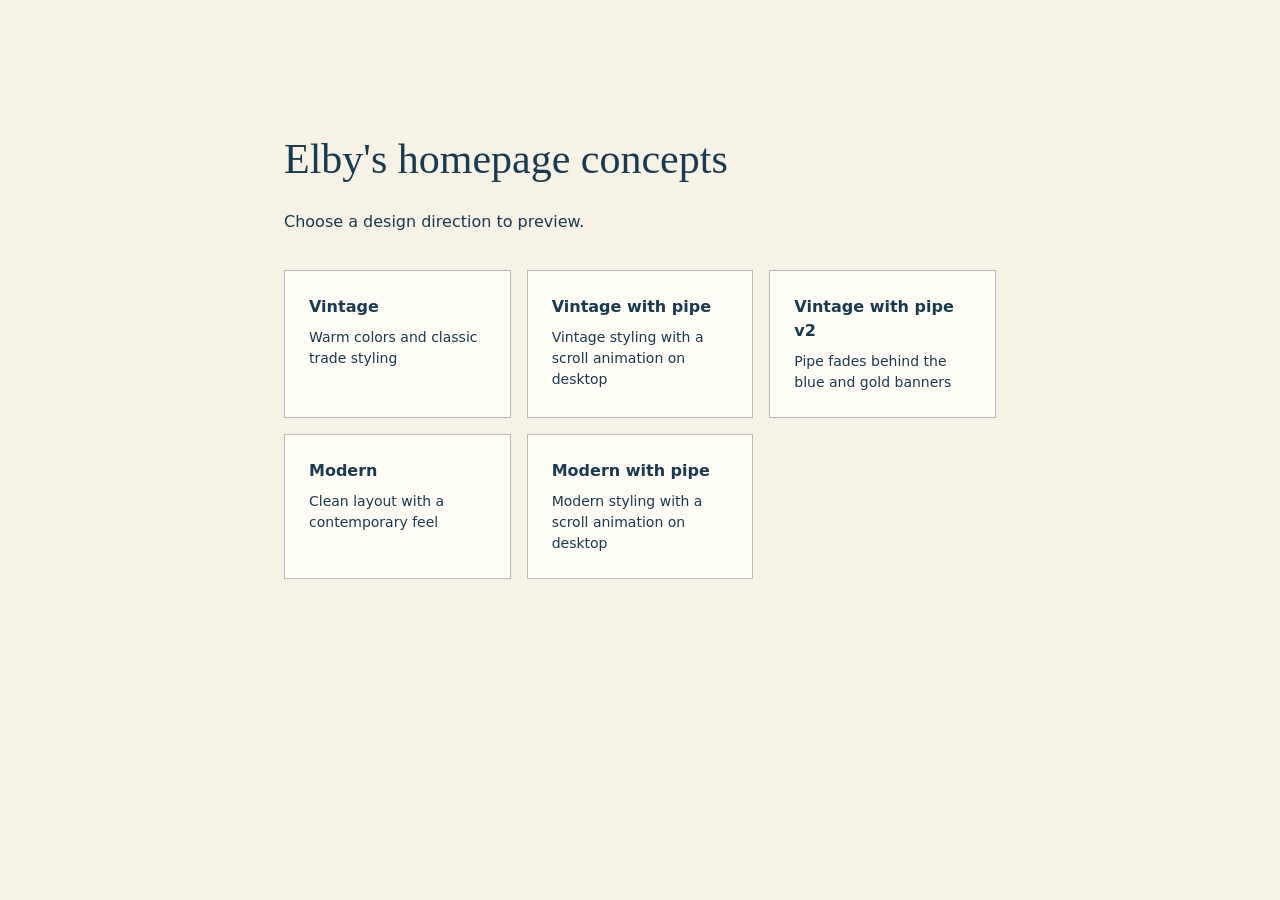
<file: preview/index.html>
<!doctype html>
<html lang="en">
  <head>
    <meta charset="utf-8">
    <meta name="viewport" content="width=device-width, initial-scale=1">
    <title>Elby's homepage concepts</title>
    <style>
      :root { color-scheme: light; font: 16px/1.5 system-ui, sans-serif; color: #193a50; background: #f6f2e6; }
      body { box-sizing: border-box; max-width: 760px; margin: 0 auto; padding: 12vh 24px; }
      h1 { font: 42px/1.1 Georgia, serif; }
      nav { display: grid; grid-template-columns: repeat(auto-fit, minmax(220px, 1fr)); gap: 16px; margin-top: 36px; }
      a { display: block; padding: 24px; border: 1px solid #b5bdba; background: #fffdf6; color: inherit; text-decoration: none; }
      a:focus-visible { outline: 3px solid #076ba4; outline-offset: 3px; }
      @media (hover: hover) { a:hover { outline: 3px solid #076ba4; outline-offset: 3px; } }
      strong, span { display: block; }
      span { margin-top: 8px; font-size: 14px; }
    </style>
  </head>
  <body>
    <main>
      <h1>Elby's homepage concepts</h1>
      <p>Choose a design direction to preview.</p>
      <nav aria-label="Homepage concepts">
        <a href="mockups/vintage.html"><strong>Vintage</strong><span>Warm colors and classic trade styling</span></a>
        <a href="mockups/vintage-pipe.html"><strong>Vintage with pipe</strong><span>Vintage styling with a scroll animation on desktop</span></a>
        <a href="mockups/vintage-pipe-v2.html"><strong>Vintage with pipe v2</strong><span>Pipe fades behind the blue and gold banners</span></a>
        <a href="mockups/modern.html"><strong>Modern</strong><span>Clean layout with a contemporary feel</span></a>
        <a href="mockups/modern-pipe.html"><strong>Modern with pipe</strong><span>Modern styling with a scroll animation on desktop</span></a>
      </nav>
    </main>
  </body>
</html>
</file>
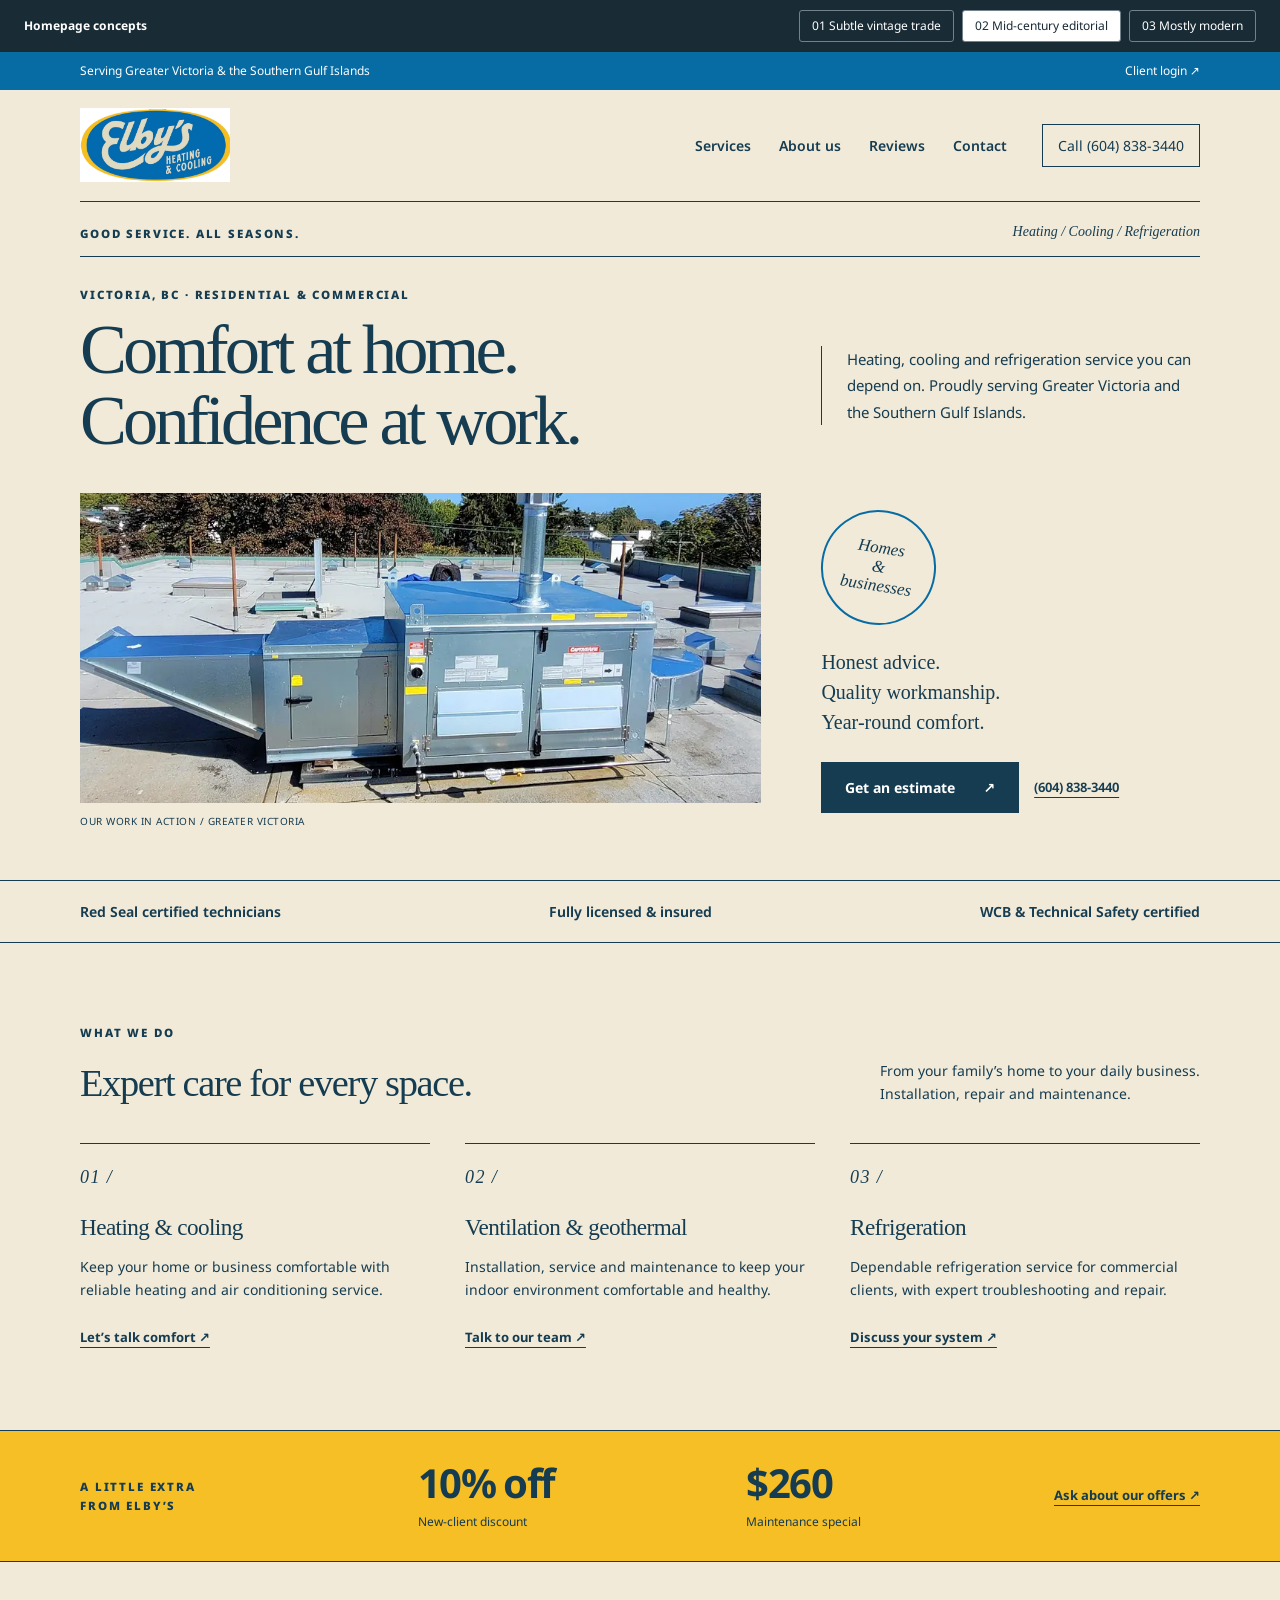
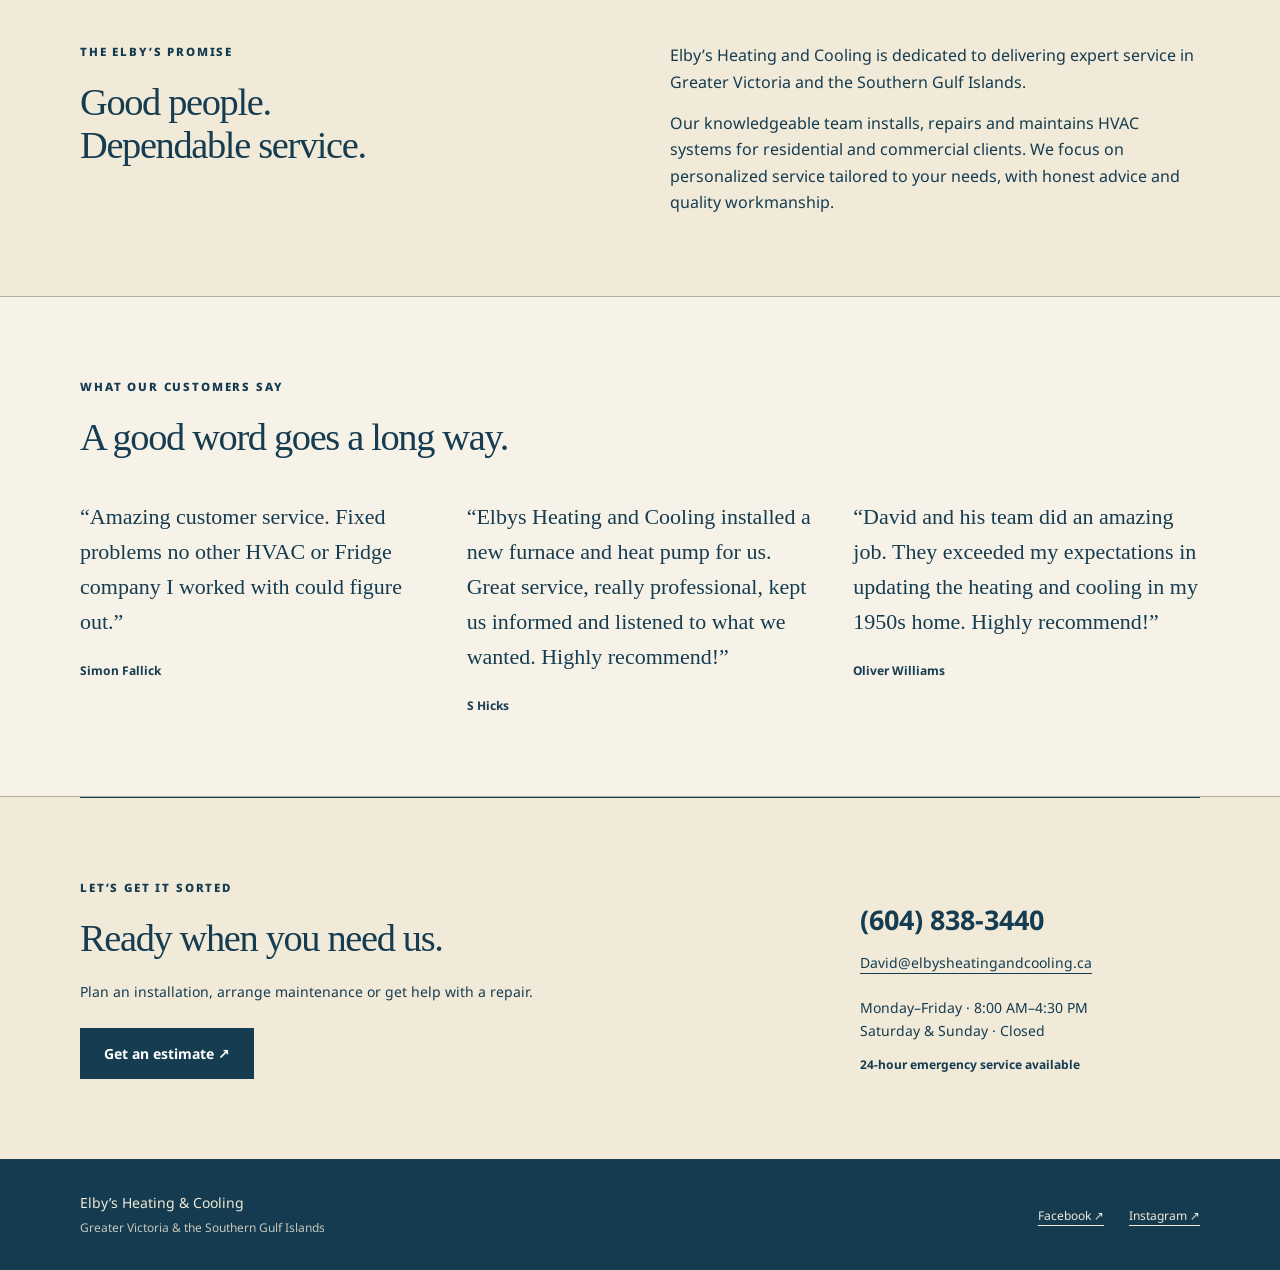
<file: mockups/editorial.html>
<!doctype html>
<html lang="en"><head><meta charset="utf-8"><meta name="viewport" content="width=device-width, initial-scale=1"><meta name="robots" content="noindex"><title>Mid-century editorial — Elby’s homepage concept</title><link rel="stylesheet" href="style.css"></head>
<body class="editorial"><a class="skip" href="#main">Skip to content</a><aside class="concepts" aria-label="Design concepts"><a href="index.html">Homepage concepts</a><nav aria-label="Choose a visual style"><a href="vintage.html">01 Subtle vintage trade</a><a href="editorial.html" aria-current="page">02 Mid-century editorial</a><a href="modern.html">03 Mostly modern</a></nav></aside>
<div class="utility"><div class="wrap"><span>Serving Greater Victoria &amp; the Southern Gulf Islands</span><a href="https://clienthub.getjobber.com/client_hubs/7fed755e-a58d-40ae-a32a-76f897618acb/login/new?source=share_login">Client login ↗</a></div></div>
<header class="wrap site-header"><a class="brand" href="#" aria-label="Elby's Heating and Cooling home"><img src="../content/images/logo.PNG" width="1980" height="970" alt="Elby's Heating & Cooling"></a><nav aria-label="Main navigation"><a href="#services">Services</a><a href="#about">About us</a><a href="#reviews">Reviews</a><a href="#contact">Contact</a></nav><a class="header-call" href="tel:+16048383440">Call (604) 838-3440</a></header>
<main id="main"><section class="hero wrap"><div class="editorial-top"><p class="eyebrow">Good service. All seasons.</p><p class="issue">Heating / Cooling / Refrigeration</p></div><div class="hero-copy"><p class="eyebrow">Victoria, BC · Residential &amp; commercial</p><h1>Comfort at home.<br>Confidence at work.</h1><p class="intro">Heating, cooling and refrigeration service you can depend on. Proudly serving Greater Victoria and the Southern Gulf Islands.</p></div><div class="editorial-bottom"><figure class="hero-photo"><img src="../content/current-homepage_files/i04exa9ltbidveiv72bknd5ac4s3_8bOd.webp" width="916" height="600" alt="Installed rooftop HVAC equipment at a local property"><figcaption>Our work in action / Greater Victoria</figcaption></figure><div class="editorial-note"><span class="seal">Homes<br>&amp;<br>businesses</span><p>Honest advice.<br>Quality workmanship.<br>Year-round comfort.</p><div class="actions"><a class="button" href="https://clienthub.getjobber.com/hubs/7fed755e-a58d-40ae-a32a-76f897618acb/public/requests/2465666/embedded_new">Get an estimate <span aria-hidden="true">↗</span></a><a class="phone" href="tel:+16048383440">(604) 838-3440</a></div></div></div></section>
<section class="credentials" aria-label="Qualifications"><div class="wrap"><span>Red Seal certified technicians</span><span>Fully licensed &amp; insured</span><span>WCB &amp; Technical Safety certified</span></div></section>
<section class="section wrap services" id="services"><div class="section-heading"><div><p class="eyebrow">What we do</p><h2>Expert care for every space.</h2></div><p>From your family’s home to your daily business.<br>Installation, repair and maintenance.</p></div><div class="service-list"><article><span class="number">01 /</span><h3>Heating &amp; cooling</h3><p>Keep your home or business comfortable with reliable heating and air conditioning service.</p><a href="#contact">Let’s talk comfort <span aria-hidden="true">↗</span></a></article><article><span class="number">02 /</span><h3>Ventilation &amp; geothermal</h3><p>Installation, service and maintenance to keep your indoor environment comfortable and healthy.</p><a href="#contact">Talk to our team <span aria-hidden="true">↗</span></a></article><article><span class="number">03 /</span><h3>Refrigeration</h3><p>Dependable refrigeration service for commercial clients, with expert troubleshooting and repair.</p><a href="#contact">Discuss your system <span aria-hidden="true">↗</span></a></article></div></section>
<section class="offers"><div class="wrap"><p class="eyebrow">A little extra from Elby’s</p><p><strong>10% off</strong><span>New-client discount</span></p><p><strong>$260</strong><span>Maintenance special</span></p><a href="https://clienthub.getjobber.com/hubs/7fed755e-a58d-40ae-a32a-76f897618acb/public/requests/2465666/embedded_new">Ask about our offers ↗</a></div></section>
<section class="section wrap about" id="about"><div><p class="eyebrow">The Elby’s promise</p><h2>Good people.<br>Dependable service.</h2></div><div><p>Elby’s Heating and Cooling is dedicated to delivering expert service in Greater Victoria and the Southern Gulf Islands.</p><p>Our knowledgeable team installs, repairs and maintains HVAC systems for residential and commercial clients. We focus on personalized service tailored to your needs, with honest advice and quality workmanship.</p></div></section>
<section class="reviews section" id="reviews"><div class="wrap"><p class="eyebrow">What our customers say</p><h2>A good word goes a long way.</h2><div class="quotes"><figure><blockquote>“Amazing customer service. Fixed problems no other HVAC or Fridge company I worked with could figure out.”</blockquote><figcaption>Simon Fallick</figcaption></figure><figure><blockquote>“Elbys Heating and Cooling installed a new furnace and heat pump for us. Great service, really professional, kept us informed and listened to what we wanted. Highly recommend!”</blockquote><figcaption>S Hicks</figcaption></figure><figure><blockquote>“David and his team did an amazing job. They exceeded my expectations in updating the heating and cooling in my 1950s home. Highly recommend!”</blockquote><figcaption>Oliver Williams</figcaption></figure></div></div></section>
<section class="contact section wrap" id="contact"><div><p class="eyebrow">Let’s get it sorted</p><h2>Ready when you need us.</h2><p>Plan an installation, arrange maintenance or get help with a repair.</p><a class="button" href="https://clienthub.getjobber.com/hubs/7fed755e-a58d-40ae-a32a-76f897618acb/public/requests/2465666/embedded_new">Get an estimate ↗</a></div><address><a class="contact-phone" href="tel:+16048383440">(604) 838-3440</a><a href="mailto:David@elbysheatingandcooling.ca">David@elbysheatingandcooling.ca</a><p>Monday–Friday · 8:00 AM–4:30 PM<br>Saturday &amp; Sunday · Closed</p><strong>24-hour emergency service available</strong></address></section></main>
<footer><div class="wrap"><p>Elby’s Heating &amp; Cooling<br><span>Greater Victoria &amp; the Southern Gulf Islands</span></p><div><a href="https://www.facebook.com/ElbysHeatingAndCooling">Facebook ↗</a><a href="https://www.instagram.com/elbysheatingandcooling">Instagram ↗</a></div></div></footer></body></html>
</file>
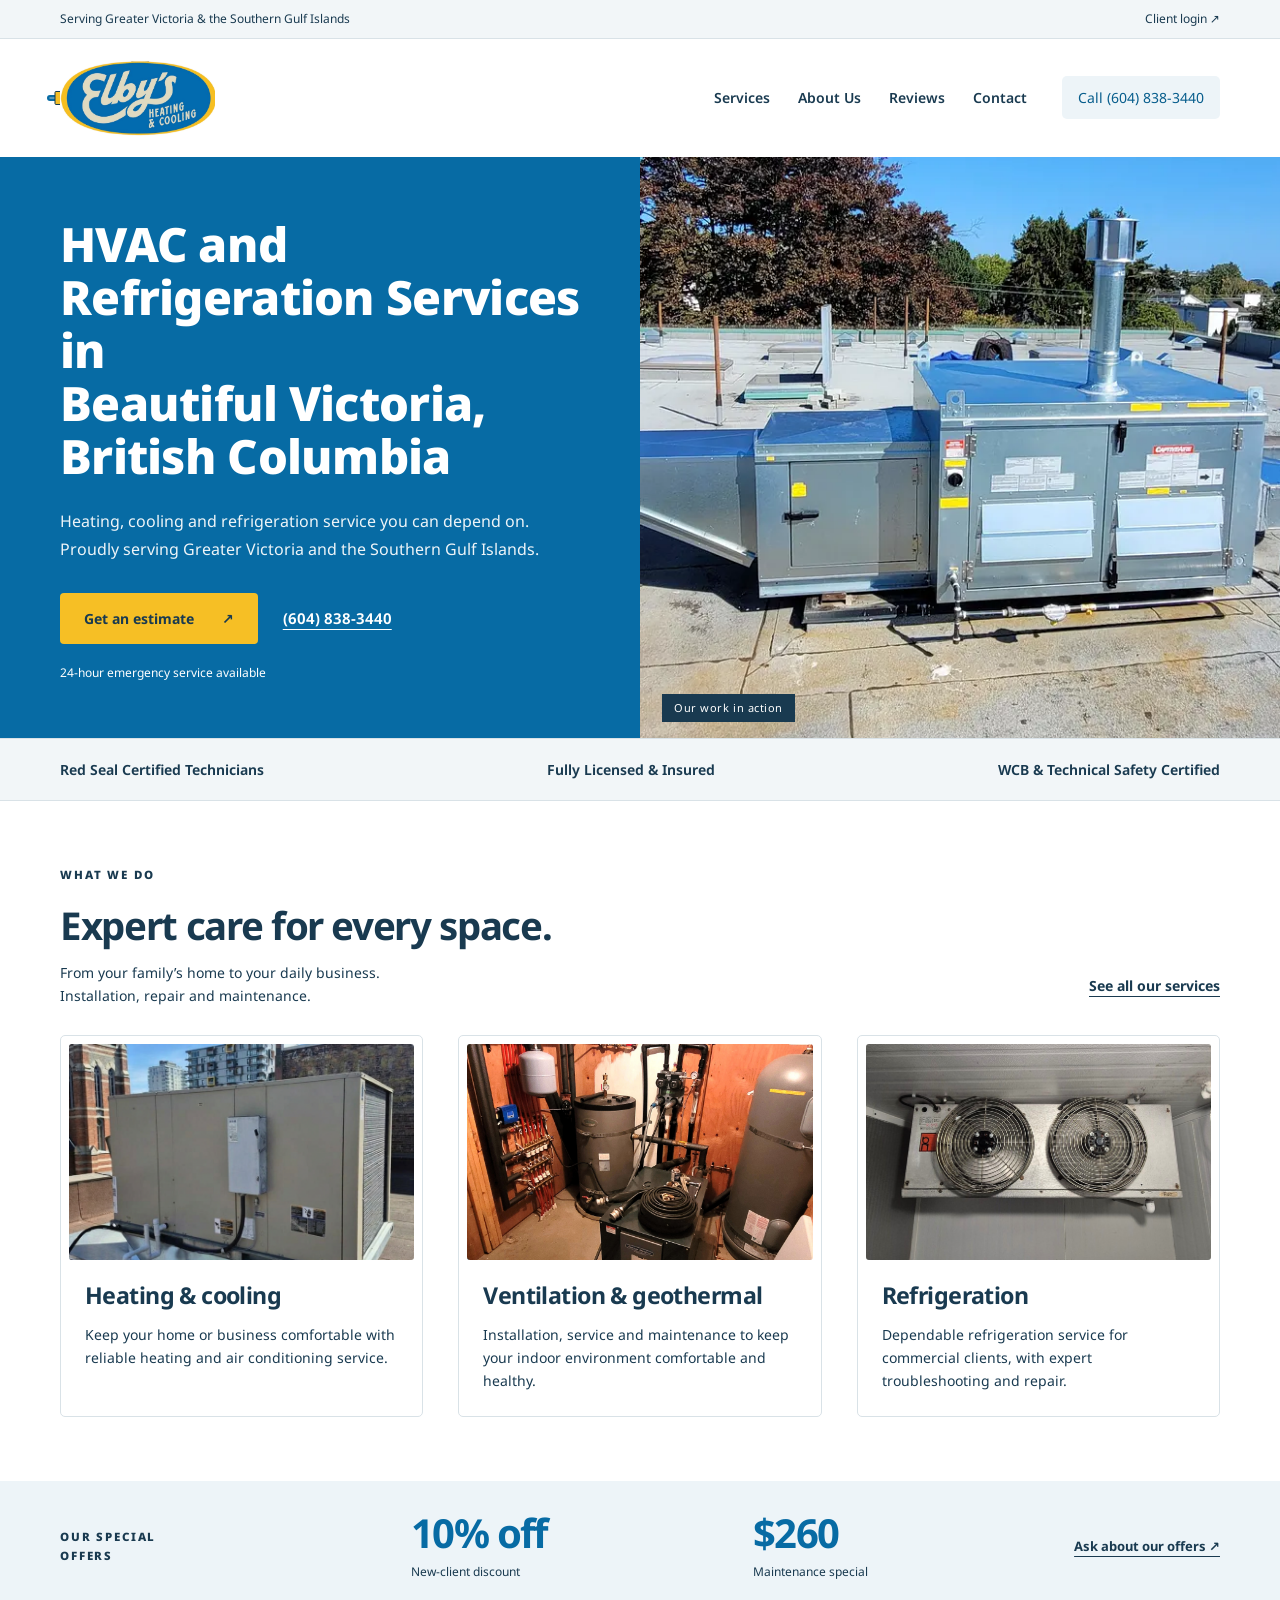
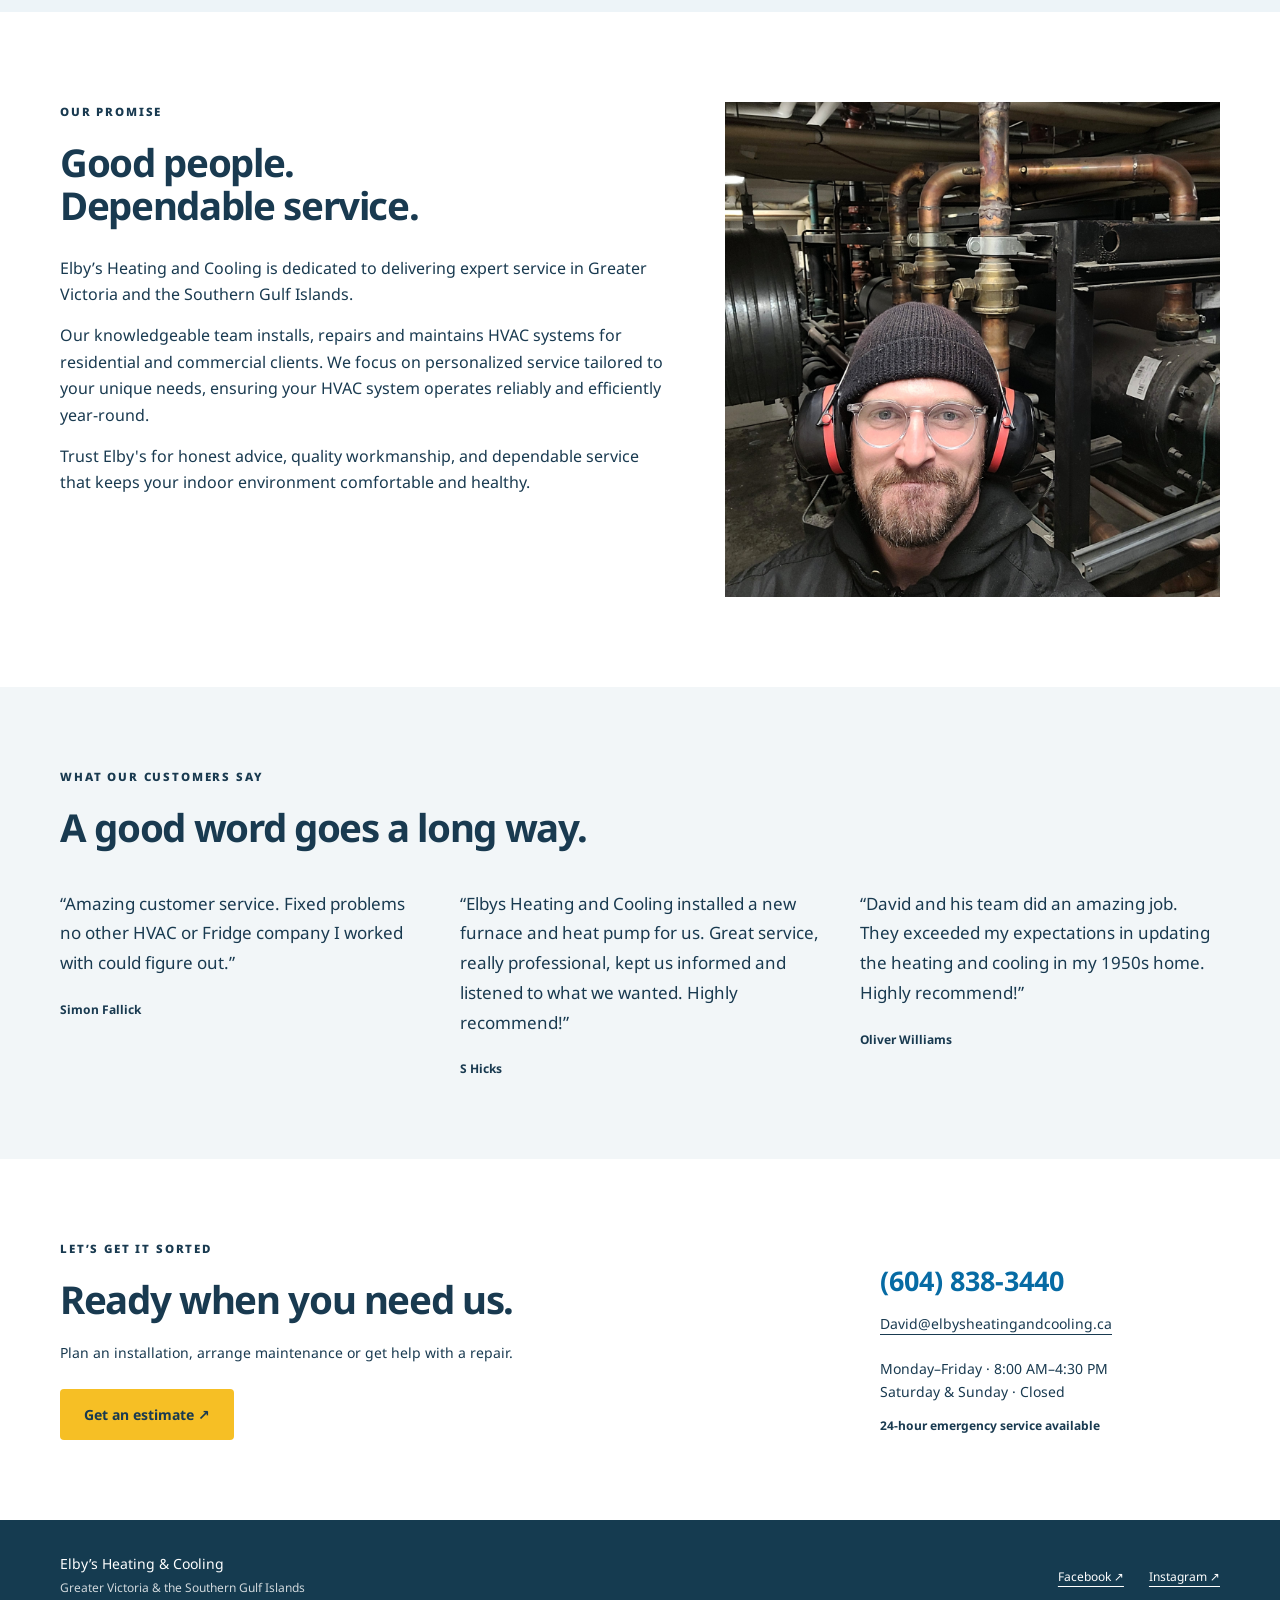
<file: mockups/modern-pipe.html>
<!doctype html>
<html lang="en">

<head>
    <meta charset="utf-8">
    <meta name="viewport" content="width=device-width, initial-scale=1">
    <meta name="robots" content="noindex">
    <title>Elby’s — Modern pipe animation preview</title>
    <link rel="stylesheet" href="style.css">
    <link rel="stylesheet" href="vintage-pipe.css">
    <link rel="stylesheet" href="modern-pipe.css">
    <script src="vintage-pipe.js" defer></script>
</head>

<body class="modern pipe-version"><a class="skip" href="#main">Skip to content</a>
    <!--<aside class="concepts" aria-label="Design concepts"><a href="index.html">Homepage concepts</a>
        <nav aria-label="Choose a visual style"><a href="vintage.html">01 Subtle vintage trade</a><a
                href="editorial.html">02 Mid-century editorial</a><a href="modern.html" aria-current="page">03 Mostly
                modern</a></nav>
    </aside>-->
    <div class="utility">
        <div class="wrap"><span>Serving Greater Victoria &amp; the Southern Gulf Islands</span><a
                href="https://clienthub.getjobber.com/client_hubs/7fed755e-a58d-40ae-a32a-76f897618acb/login/new?source=share_login">Client
                login ↗</a></div>
    </div>
    <div class="pipe-stage">
        <svg class="scroll-pipe" aria-hidden="true" focusable="false" xmlns="http://www.w3.org/2000/svg">
            <g class="pipe-run" fill="none" stroke-linecap="round" stroke-linejoin="round">
                <path class="pipe-clearance" />
                <path class="pipe-blue" />
                <path class="pipe-highlight" />
            </g>
            <g class="pipe-connections" fill="none" stroke-linecap="round" stroke-linejoin="round"></g>
            <rect class="pipe-fitting pipe-start" width="10" height="13" rx="1" />
            <rect class="pipe-fitting pipe-end" width="10" height="13" rx="1" />
        </svg>
    <header class="wrap site-header"><a class="brand" href="#" aria-label="Elby's Heating and Cooling home"><img
                src="../content/images/logo.PNG" width="1980" height="970" alt="Elby's Heating & Cooling"></a>
        <nav aria-label="Main navigation"><a href="#services">Services</a><a href="#about">About Us</a><a
                href="#reviews">Reviews</a><a href="#contact">Contact</a></nav><a class="header-call"
            href="tel:+16048383440">Call (604) 838-3440</a>
    </header>
    <main id="main">
        <section class="hero wrap" data-pipe-ports data-pipe-ghost>
            <span class="hero-pipe-port hero-pipe-port--top" aria-hidden="true"></span>
            <span class="hero-pipe-port hero-pipe-port--bottom" aria-hidden="true"></span>
            <div class="hero-copy">
                <!--<p class="eyebrow">Victoria, BC · Residential &amp; commercial</p>-->
                <h1>HVAC and Refrigeration Services in<br/> Beautiful Victoria, British Columbia</h1>
                <p class="intro">Heating, cooling and refrigeration service you can depend on. Proudly serving Greater
                    Victoria and the Southern Gulf Islands.</p>
                <div class="actions"><a class="button"
                        href="https://clienthub.getjobber.com/hubs/7fed755e-a58d-40ae-a32a-76f897618acb/public/requests/2465666/embedded_new">Get
                        an estimate <span aria-hidden="true">↗</span></a><a class="phone" href="tel:+16048383440">(604)
                        838-3440</a></div>
                <p class="emergency">24-hour emergency service available</p>
            </div>
            <figure class="hero-photo"><img
                    src="../content/current-homepage_files/i04exa9ltbidveiv72bknd5ac4s3_8bOd.webp" width="916"
                    height="600" alt="Installed rooftop HVAC equipment at a local property">
                <figcaption>Our work in action</figcaption>
            </figure>
        </section>
        <section class="credentials" aria-label="Qualifications">
            <div class="wrap"><span>Red Seal Certified Technicians</span><span>Fully Licensed &amp;
                    Insured</span><span>WCB &amp; Technical Safety Certified</span></div>
        </section>
        <section class="section wrap services" id="services">
            <div class="section-heading">
                <div>
                    <p class="eyebrow">What we do</p>
                    <h2>Expert care for every space.</h2>
                    <p class="services-intro">From your family’s home to your daily business.<br>Installation, repair and maintenance.</p>
                </div>
                <a class="services-link" href="services.html">See all our services</a>
            </div>
            <div class="service-list">
                <article>
                    <img src="../content/images/Cabinet%20Photo%20Sticker%20Removal.png" width="1496" height="1496"
                        alt="Rooftop heating and cooling unit">
                    <h3>Heating &amp; cooling</h3>
                    <p>Keep your home or business comfortable with reliable heating and air conditioning service.</p>
                </article>
                <article>
                    <img src="../content/images/4.jpg" width="2256" height="4000"
                        alt="Mechanical room with insulated piping and ventilation ducts">
                    <h3>Ventilation &amp; geothermal</h3>
                    <p>Installation, service and maintenance to keep your indoor environment comfortable and healthy.
                    </p>
                </article>
                <article>
                    <img src="../content/images/WhatsApp%20Image%202026-05-13%20at%209.02.05%20AM%20(3).jpeg"
                        width="1471" height="875" alt="Twin-fan refrigeration unit inside a commercial cooler">
                    <h3>Refrigeration</h3>
                    <p>Dependable refrigeration service for commercial clients, with expert troubleshooting and repair.
                    </p>
                </article>
            </div>
        </section>
        <section class="offers">
            <div class="wrap">
                <p class="eyebrow">Our Special Offers</p>
                <p><strong>10% off</strong><span>New-client discount</span></p>
                <p><strong>$260</strong><span>Maintenance special</span></p><a
                    href="https://clienthub.getjobber.com/hubs/7fed755e-a58d-40ae-a32a-76f897618acb/public/requests/2465666/embedded_new">Ask
                    about our offers ↗</a>
            </div>
        </section>
        <section class="section wrap about" id="about">
            <div class="about-heading">
                <p class="eyebrow">Our Promise</p>
                <h2>Good people.<br>Dependable service.</h2>
            </div>
            <img class="about-owner" src="../content/images/work%20pic%202.jpg" width="2736" height="3648"
                alt="Elby’s owner wearing hearing protection beside mechanical pipework" loading="lazy" decoding="async">
            <div class="about-copy">
                <p>Elby’s Heating and Cooling is dedicated to delivering expert service in Greater Victoria and the
                    Southern Gulf Islands.</p>
                <p>Our knowledgeable team installs, repairs and maintains HVAC systems for residential and commercial
                    clients. We focus on personalized service tailored to your unique needs, ensuring your HVAC system
                    operates reliably and efficiently year-round.</p>
                <p>Trust Elby's for honest advice, quality workmanship, and dependable service that keeps your indoor
                    environment comfortable and healthy.</p>
            </div>
        </section>
        <section class="reviews section" id="reviews">
            <div class="wrap">
                <p class="eyebrow">What our customers say</p>
                <h2>A good word goes a long way.</h2>
                <div class="quotes">
                    <figure>
                        <blockquote>“Amazing customer service. Fixed problems no other HVAC or Fridge company I worked
                            with could figure out.”</blockquote>
                        <figcaption>Simon Fallick</figcaption>
                    </figure>
                    <figure>
                        <blockquote>“Elbys Heating and Cooling installed a new furnace and heat pump for us. Great
                            service, really professional, kept us informed and listened to what we wanted. Highly
                            recommend!”</blockquote>
                        <figcaption>S Hicks</figcaption>
                    </figure>
                    <figure>
                        <blockquote>“David and his team did an amazing job. They exceeded my expectations in updating
                            the heating and cooling in my 1950s home. Highly recommend!”</blockquote>
                        <figcaption>Oliver Williams</figcaption>
                    </figure>
                </div>
            </div>
        </section>
        <section class="contact section wrap" id="contact">
            <div>
                <p class="eyebrow">Let’s get it sorted</p>
                <h2>Ready when you need us.</h2>
                <p>Plan an installation, arrange maintenance or get help with a repair.</p><a class="button"
                    href="https://clienthub.getjobber.com/hubs/7fed755e-a58d-40ae-a32a-76f897618acb/public/requests/2465666/embedded_new">Get
                    an estimate ↗</a>
            </div>
            <address><a class="contact-phone" href="tel:+16048383440">(604) 838-3440</a><a
                    href="mailto:David@elbysheatingandcooling.ca">David@elbysheatingandcooling.ca</a>
                <p>Monday–Friday · 8:00 AM–4:30 PM<br>Saturday &amp; Sunday · Closed</p><strong>24-hour emergency
                    service available</strong>
            </address>
        </section>
    </main>
    </div>
    <footer>
        <div class="wrap">
            <p>Elby’s Heating &amp; Cooling<br><span>Greater Victoria &amp; the Southern Gulf Islands</span></p>
            <div><a href="https://www.facebook.com/ElbysHeatingAndCooling">Facebook ↗</a><a
                    href="https://www.instagram.com/elbysheatingandcooling">Instagram ↗</a></div>
        </div>
    </footer>
</body>

</html>
</file>
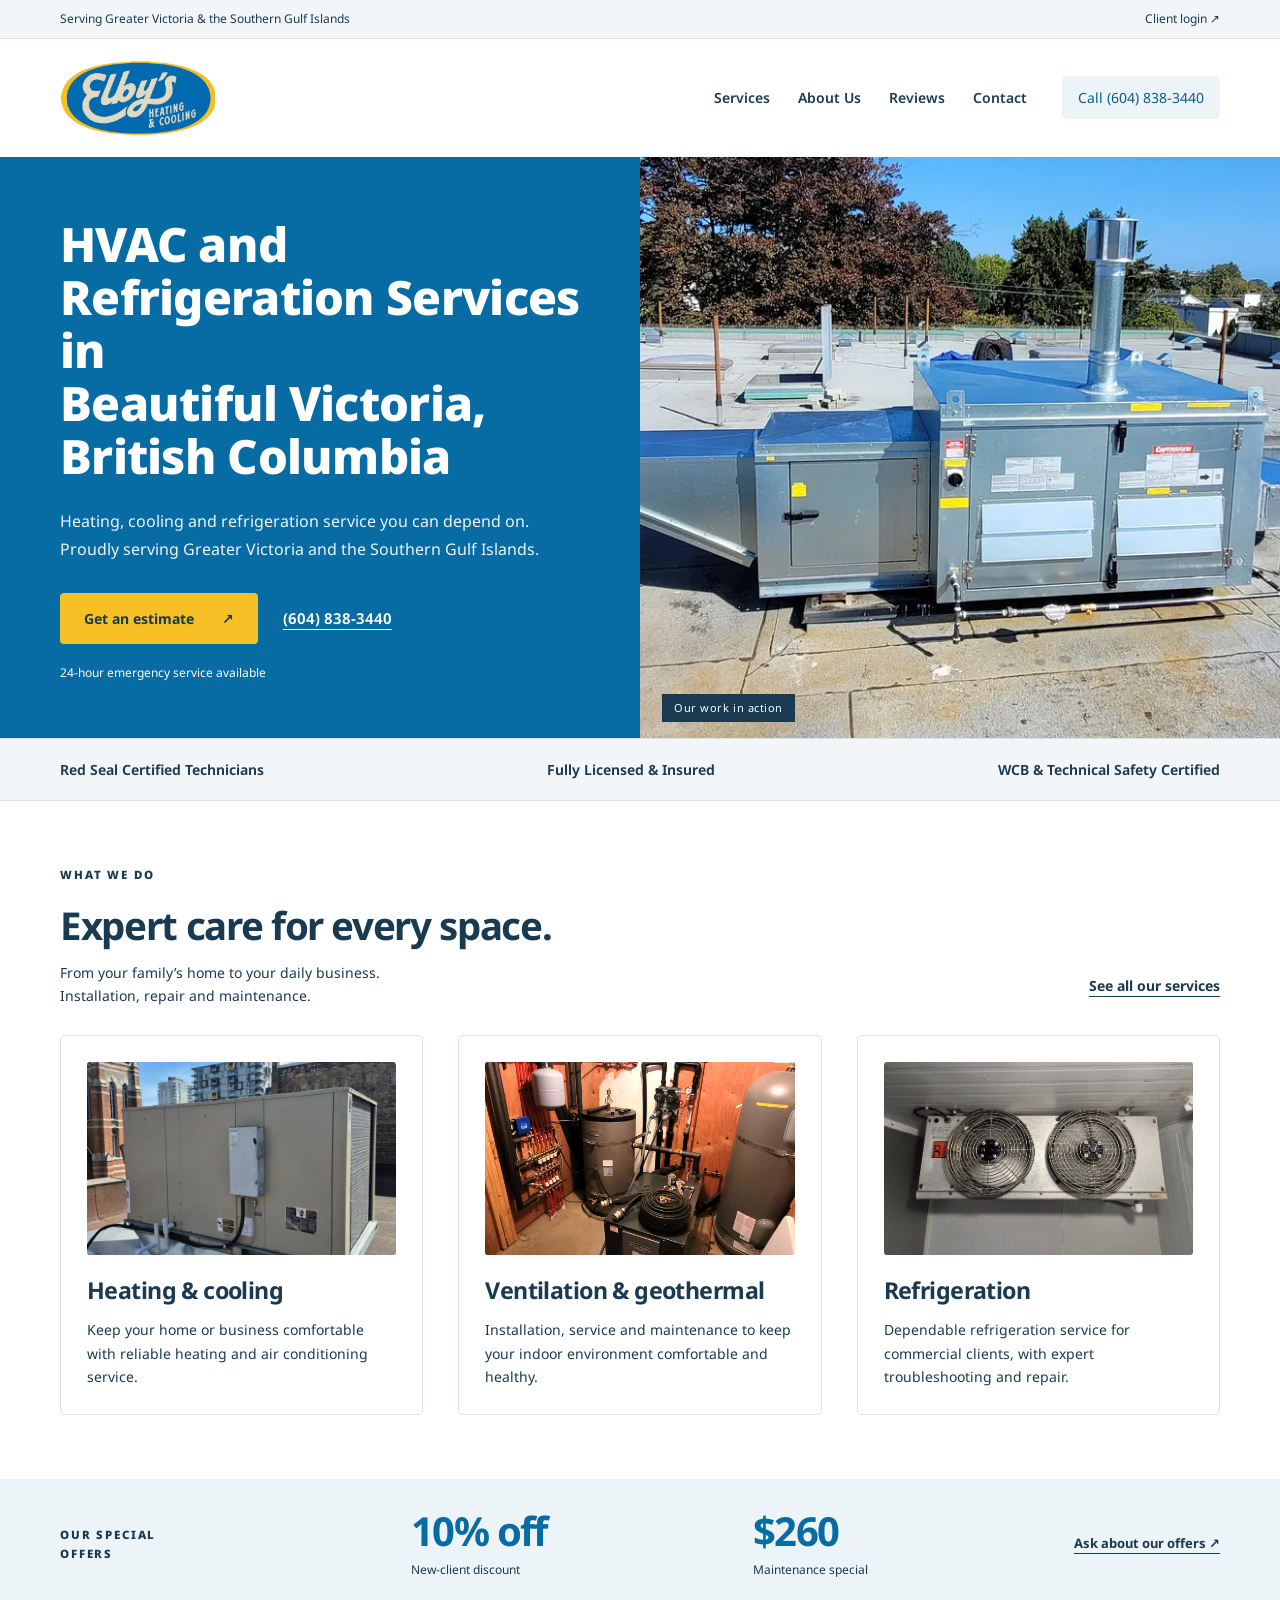
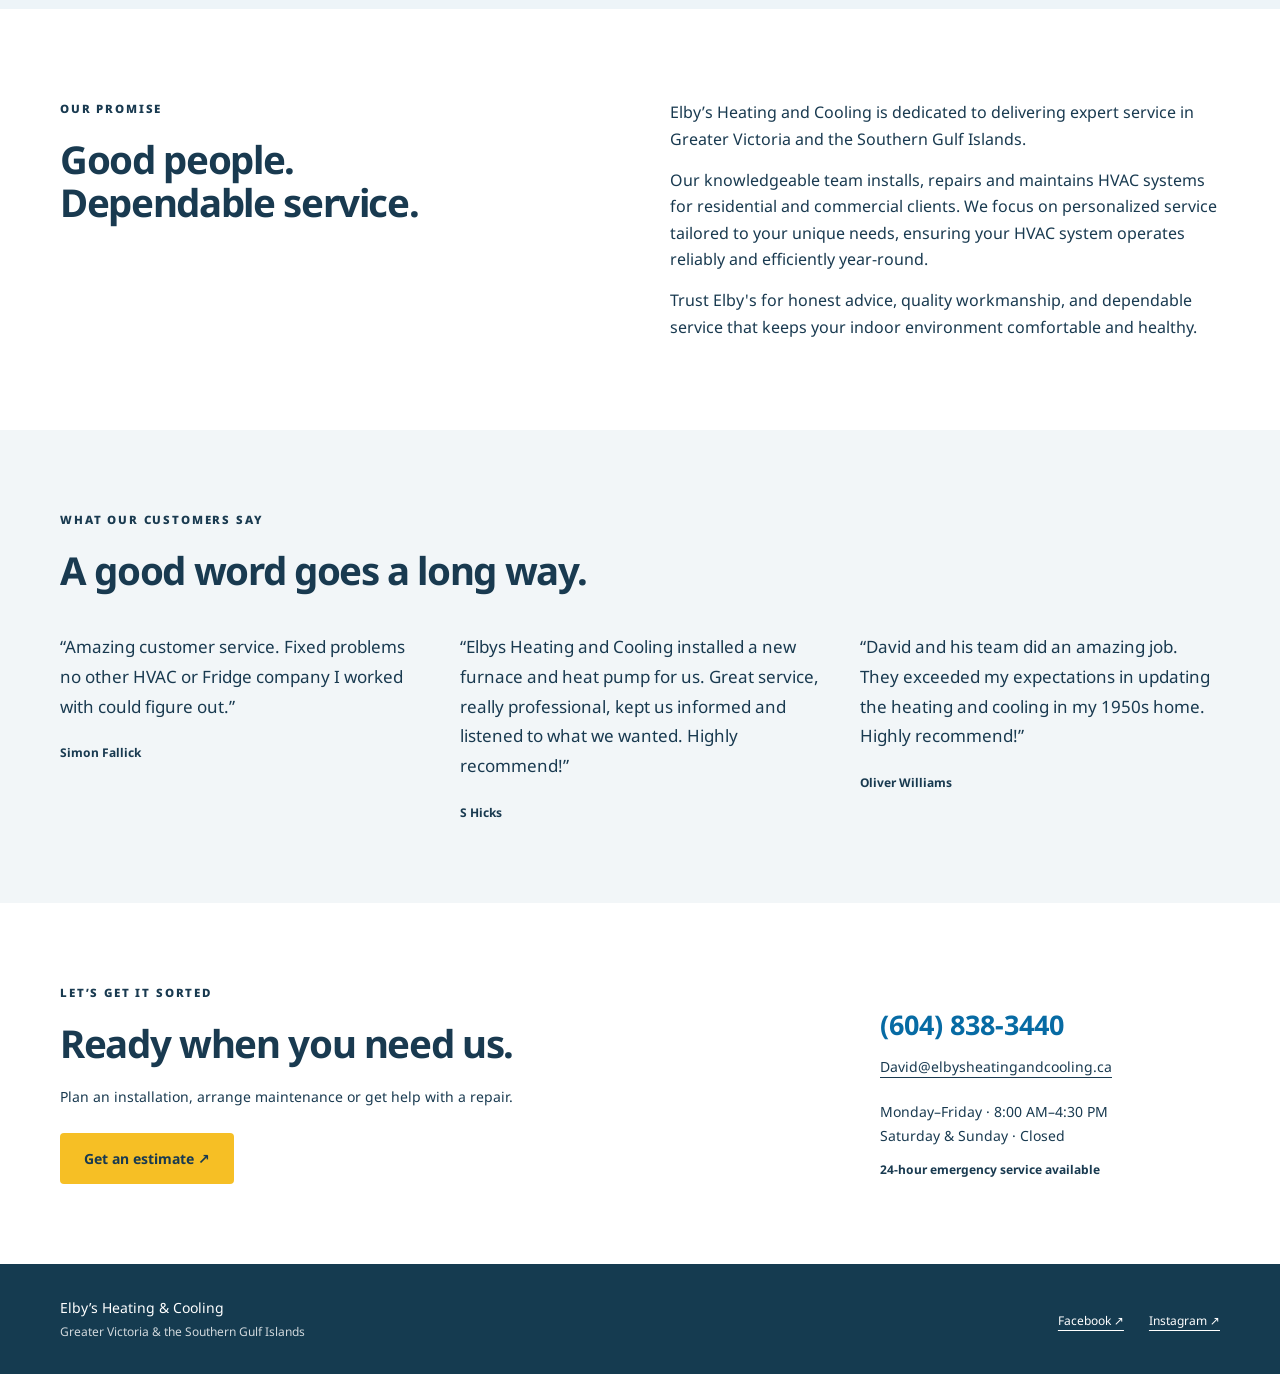
<file: mockups/modern.html>
<!doctype html>
<html lang="en">

<head>
    <meta charset="utf-8">
    <meta name="viewport" content="width=device-width, initial-scale=1">
    <meta name="robots" content="noindex">
    <title>Elby’s HVAC and Refrigeration Services</title>
    <link rel="stylesheet" href="style.css">
</head>

<body class="modern"><a class="skip" href="#main">Skip to content</a>
    <!--<aside class="concepts" aria-label="Design concepts"><a href="index.html">Homepage concepts</a>
        <nav aria-label="Choose a visual style"><a href="vintage.html">01 Subtle vintage trade</a><a
                href="editorial.html">02 Mid-century editorial</a><a href="modern.html" aria-current="page">03 Mostly
                modern</a></nav>
    </aside>-->
    <div class="utility">
        <div class="wrap"><span>Serving Greater Victoria &amp; the Southern Gulf Islands</span><a
                href="https://clienthub.getjobber.com/client_hubs/7fed755e-a58d-40ae-a32a-76f897618acb/login/new?source=share_login">Client
                login ↗</a></div>
    </div>
    <header class="wrap site-header"><a class="brand" href="#" aria-label="Elby's Heating and Cooling home"><img
                src="../content/images/logo.PNG" width="1980" height="970" alt="Elby's Heating & Cooling"></a>
        <nav aria-label="Main navigation"><a href="#services">Services</a><a href="#about">About Us</a><a
                href="#reviews">Reviews</a><a href="#contact">Contact</a></nav><a class="header-call"
            href="tel:+16048383440">Call (604) 838-3440</a>
    </header>
    <main id="main">
        <section class="hero wrap">
            <div class="hero-copy">
                <!--<p class="eyebrow">Victoria, BC · Residential &amp; commercial</p>-->
                <h1>HVAC and Refrigeration Services in<br/> Beautiful Victoria, British Columbia</h1>
                <p class="intro">Heating, cooling and refrigeration service you can depend on. Proudly serving Greater
                    Victoria and the Southern Gulf Islands.</p>
                <div class="actions"><a class="button"
                        href="https://clienthub.getjobber.com/hubs/7fed755e-a58d-40ae-a32a-76f897618acb/public/requests/2465666/embedded_new">Get
                        an estimate <span aria-hidden="true">↗</span></a><a class="phone" href="tel:+16048383440">(604)
                        838-3440</a></div>
                <p class="emergency">24-hour emergency service available</p>
            </div>
            <figure class="hero-photo"><img
                    src="../content/current-homepage_files/i04exa9ltbidveiv72bknd5ac4s3_8bOd.webp" width="916"
                    height="600" alt="Installed rooftop HVAC equipment at a local property">
                <figcaption>Our work in action</figcaption>
            </figure>
        </section>
        <section class="credentials" aria-label="Qualifications">
            <div class="wrap"><span>Red Seal Certified Technicians</span><span>Fully Licensed &amp;
                    Insured</span><span>WCB &amp; Technical Safety Certified</span></div>
        </section>
        <section class="section wrap services" id="services">
            <div class="section-heading">
                <div>
                    <p class="eyebrow">What we do</p>
                    <h2>Expert care for every space.</h2>
                    <p class="services-intro">From your family’s home to your daily business.<br>Installation, repair and maintenance.</p>
                </div>
                <a class="services-link" href="services.html">See all our services</a>
            </div>
            <div class="service-list">
                <article>
                    <img src="../content/images/Cabinet%20Photo%20Sticker%20Removal.png" width="1496" height="1496"
                        alt="Rooftop heating and cooling unit">
                    <h3>Heating &amp; cooling</h3>
                    <p>Keep your home or business comfortable with reliable heating and air conditioning service.</p>
                </article>
                <article>
                    <img src="../content/images/4.jpg" width="2256" height="4000"
                        alt="Mechanical room with insulated piping and ventilation ducts">
                    <h3>Ventilation &amp; geothermal</h3>
                    <p>Installation, service and maintenance to keep your indoor environment comfortable and healthy.
                    </p>
                </article>
                <article>
                    <img src="../content/images/WhatsApp%20Image%202026-05-13%20at%209.02.05%20AM%20(3).jpeg"
                        width="1471" height="875" alt="Twin-fan refrigeration unit inside a commercial cooler">
                    <h3>Refrigeration</h3>
                    <p>Dependable refrigeration service for commercial clients, with expert troubleshooting and repair.
                    </p>
                </article>
            </div>
        </section>
        <section class="offers">
            <div class="wrap">
                <p class="eyebrow">Our Special Offers</p>
                <p><strong>10% off</strong><span>New-client discount</span></p>
                <p><strong>$260</strong><span>Maintenance special</span></p><a
                    href="https://clienthub.getjobber.com/hubs/7fed755e-a58d-40ae-a32a-76f897618acb/public/requests/2465666/embedded_new">Ask
                    about our offers ↗</a>
            </div>
        </section>
        <section class="section wrap about" id="about">
            <div>
                <p class="eyebrow">Our Promise</p>
                <h2>Good people.<br>Dependable service.</h2>
            </div>
            <div>
                <p>Elby’s Heating and Cooling is dedicated to delivering expert service in Greater Victoria and the
                    Southern Gulf Islands.</p>
                <p>Our knowledgeable team installs, repairs and maintains HVAC systems for residential and commercial
                    clients. We focus on personalized service tailored to your unique needs, ensuring your HVAC system
                    operates reliably and efficiently year-round.</p>
                <p>Trust Elby's for honest advice, quality workmanship, and dependable service that keeps your indoor
                    environment comfortable and healthy.</p>
            </div>
        </section>
        <section class="reviews section" id="reviews">
            <div class="wrap">
                <p class="eyebrow">What our customers say</p>
                <h2>A good word goes a long way.</h2>
                <div class="quotes">
                    <figure>
                        <blockquote>“Amazing customer service. Fixed problems no other HVAC or Fridge company I worked
                            with could figure out.”</blockquote>
                        <figcaption>Simon Fallick</figcaption>
                    </figure>
                    <figure>
                        <blockquote>“Elbys Heating and Cooling installed a new furnace and heat pump for us. Great
                            service, really professional, kept us informed and listened to what we wanted. Highly
                            recommend!”</blockquote>
                        <figcaption>S Hicks</figcaption>
                    </figure>
                    <figure>
                        <blockquote>“David and his team did an amazing job. They exceeded my expectations in updating
                            the heating and cooling in my 1950s home. Highly recommend!”</blockquote>
                        <figcaption>Oliver Williams</figcaption>
                    </figure>
                </div>
            </div>
        </section>
        <section class="contact section wrap" id="contact">
            <div>
                <p class="eyebrow">Let’s get it sorted</p>
                <h2>Ready when you need us.</h2>
                <p>Plan an installation, arrange maintenance or get help with a repair.</p><a class="button"
                    href="https://clienthub.getjobber.com/hubs/7fed755e-a58d-40ae-a32a-76f897618acb/public/requests/2465666/embedded_new">Get
                    an estimate ↗</a>
            </div>
            <address><a class="contact-phone" href="tel:+16048383440">(604) 838-3440</a><a
                    href="mailto:David@elbysheatingandcooling.ca">David@elbysheatingandcooling.ca</a>
                <p>Monday–Friday · 8:00 AM–4:30 PM<br>Saturday &amp; Sunday · Closed</p><strong>24-hour emergency
                    service available</strong>
            </address>
        </section>
    </main>
    <footer>
        <div class="wrap">
            <p>Elby’s Heating &amp; Cooling<br><span>Greater Victoria &amp; the Southern Gulf Islands</span></p>
            <div><a href="https://www.facebook.com/ElbysHeatingAndCooling">Facebook ↗</a><a
                    href="https://www.instagram.com/elbysheatingandcooling">Instagram ↗</a></div>
        </div>
    </footer>
</body>

</html>
</file>
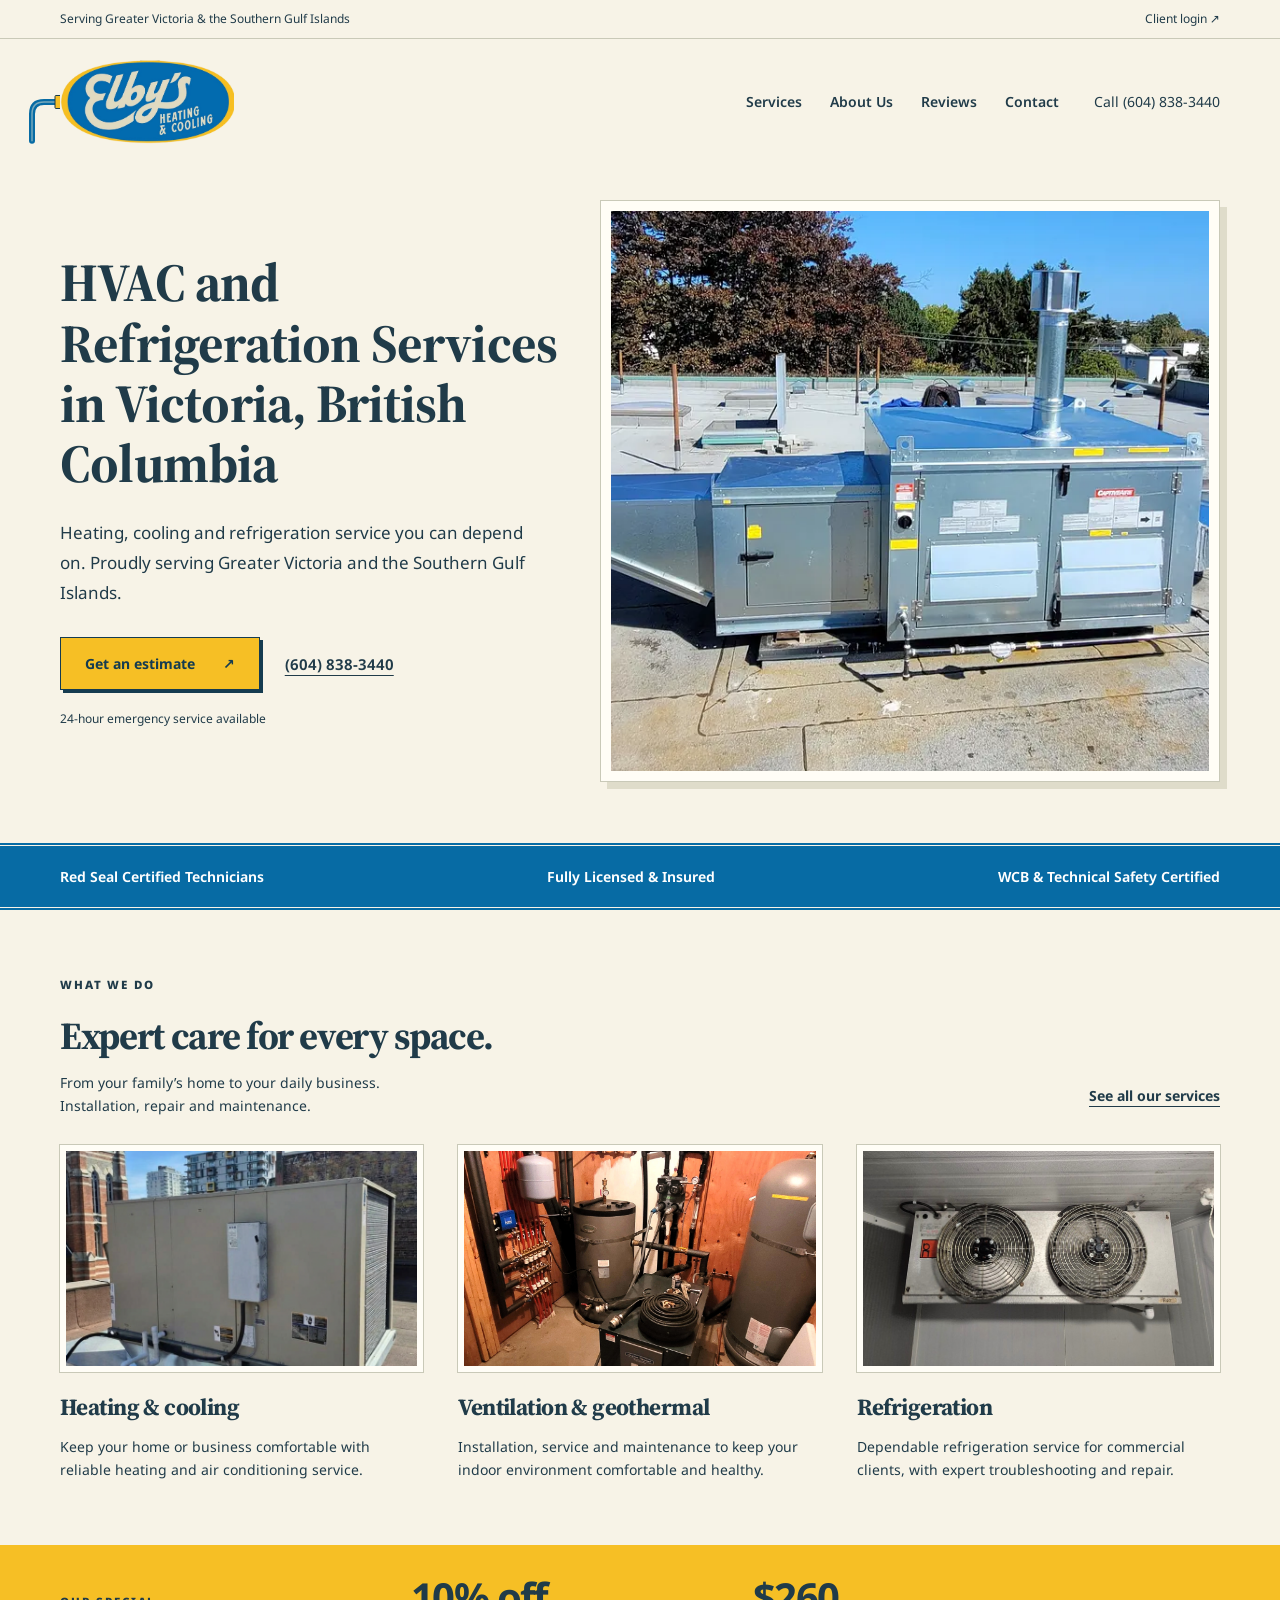
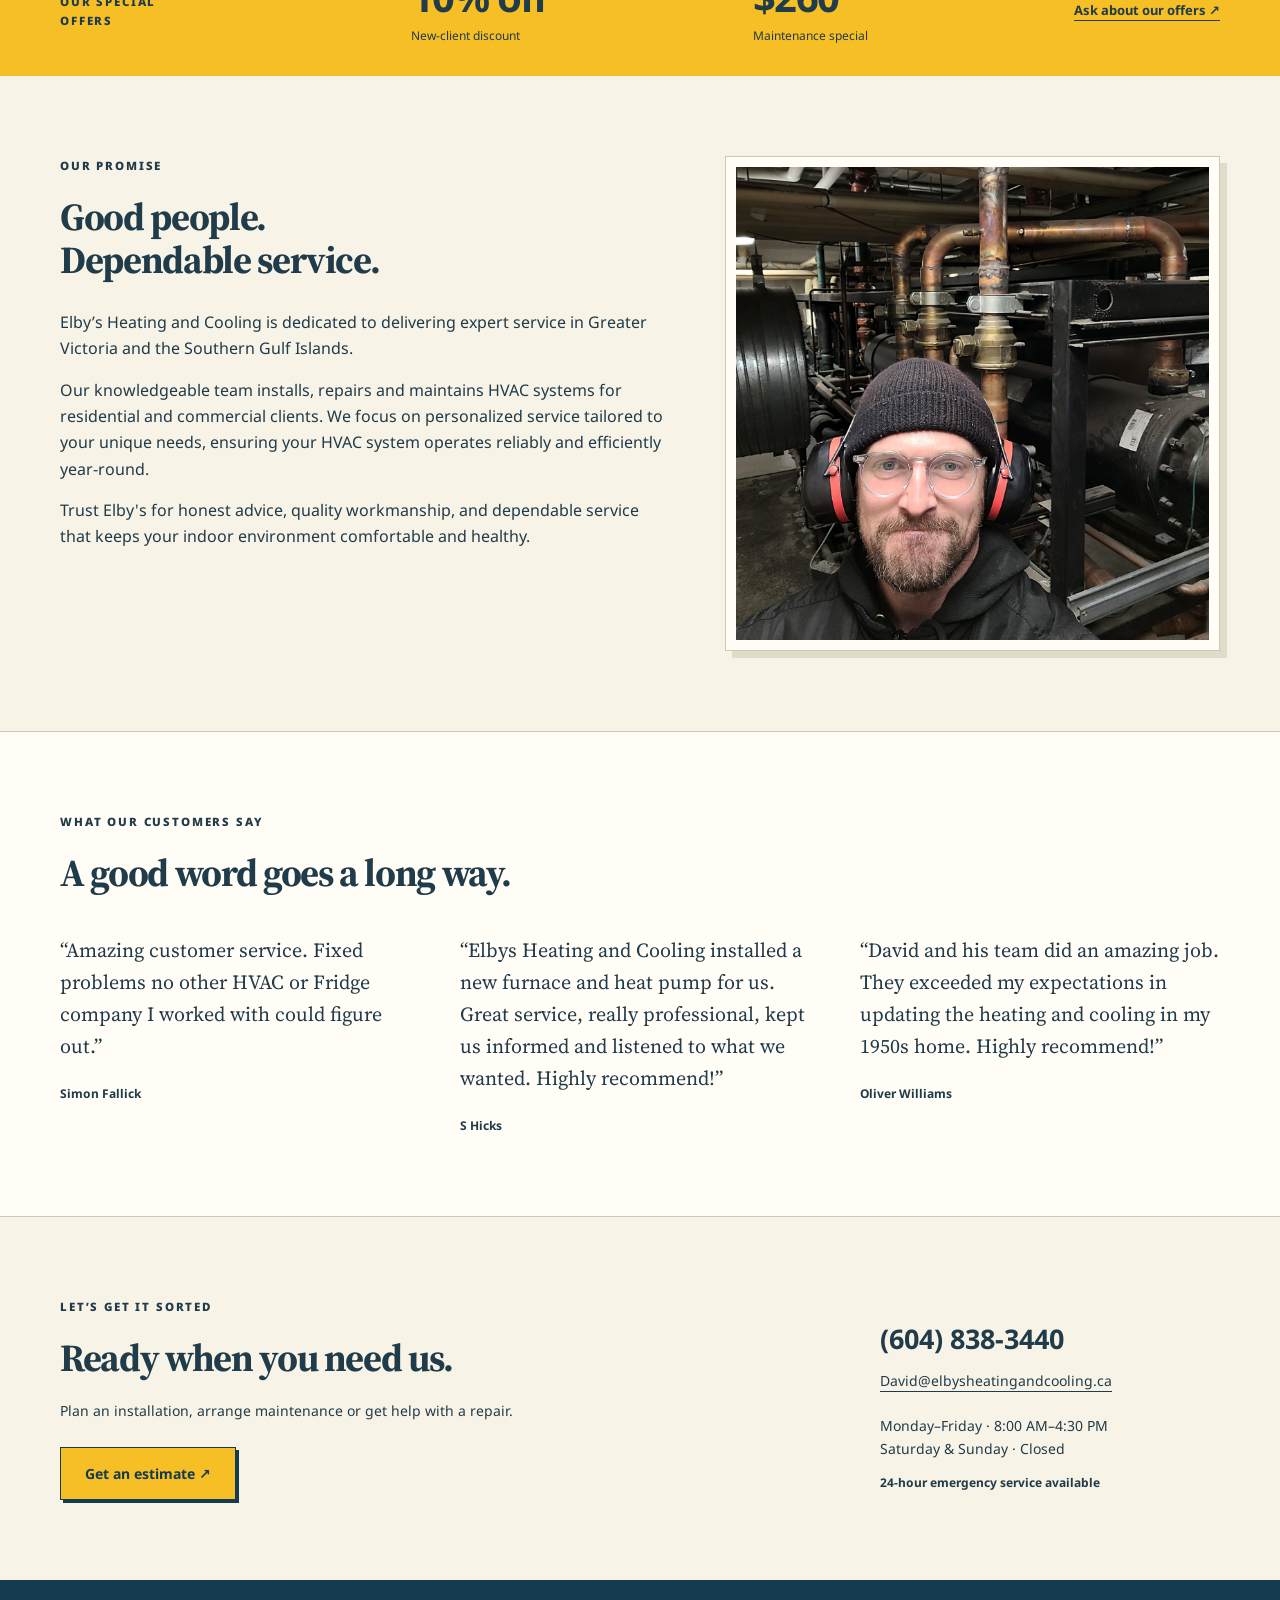
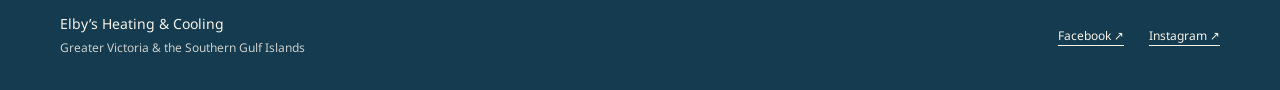
<file: mockups/vintage-pipe-v2.html>
<!doctype html>
<html lang="en">

<head>
    <meta charset="utf-8">
    <meta name="viewport" content="width=device-width, initial-scale=1">
    <meta name="robots" content="noindex">
    <title>Elby’s — Vintage pipe v2 preview</title>
    <link rel="stylesheet" href="style.css">
    <link rel="stylesheet" href="vintage-pipe.css">
    <script src="vintage-pipe.js" defer></script>
</head>

<body class="vintage pipe-version"><a class="skip" href="#main">Skip to content</a>
    <!--<aside class="concepts" aria-label="Design concepts"><a href="index.html">Homepage concepts</a>
        <nav aria-label="Choose a visual style"><a href="vintage.html" aria-current="page">01 Subtle vintage trade</a><a
                href="editorial.html">02 Mid-century editorial</a><a href="modern.html">03 Mostly modern</a></nav>
    </aside>--> 
    <div class="utility">
        <div class="wrap"><span>Serving Greater Victoria &amp; the Southern Gulf Islands</span><a
                href="https://clienthub.getjobber.com/client_hubs/7fed755e-a58d-40ae-a32a-76f897618acb/login/new?source=share_login">Client
                login ↗</a></div>
    </div>
    <div class="pipe-stage">
        <svg class="scroll-pipe" aria-hidden="true" focusable="false" xmlns="http://www.w3.org/2000/svg">
            <g class="pipe-run" fill="none" stroke-linecap="round" stroke-linejoin="round">
                <path class="pipe-clearance" />
                <path class="pipe-blue" />
                <path class="pipe-highlight" />
            </g>
            <g class="pipe-connections" fill="none" stroke-linecap="round" stroke-linejoin="round"></g>
            <rect class="pipe-fitting pipe-start" width="10" height="13" rx="1" />
            <rect class="pipe-fitting pipe-end" width="10" height="13" rx="1" />
        </svg>
    <header class="wrap site-header"><a class="brand" href="#" aria-label="Elby's Heating and Cooling home"><img
                src="../content/images/logo-cream.PNG" width="1980" height="970" alt="Elby's Heating & Cooling"></a>
        <nav aria-label="Main navigation"><a href="#services">Services</a><a href="#about">About Us</a><a
                href="#reviews">Reviews</a><a href="#contact">Contact</a></nav><a class="header-call"
            href="tel:+16048383440">Call (604) 838-3440</a>
    </header>
    <main id="main">
        <section class="hero wrap">
            <div class="hero-copy">
                <!--<p class="eyebrow">Victoria, BC · Residential &amp; commercial</p>-->
                <h1>HVAC and Refrigeration Services in Victoria, British Columbia</h1>
                <p class="intro">Heating, cooling and refrigeration service you can depend on. Proudly serving Greater
                    Victoria and the Southern Gulf Islands.</p>
                <div class="actions"><a class="button"
                        href="https://clienthub.getjobber.com/hubs/7fed755e-a58d-40ae-a32a-76f897618acb/public/requests/2465666/embedded_new">Get
                        an estimate <span aria-hidden="true">↗</span></a><a class="phone" href="tel:+16048383440">(604)
                        838-3440</a></div>
                <p class="emergency">24-hour emergency service available</p>
            </div>
            <figure class="hero-photo"><img
                    src="../content/current-homepage_files/i04exa9ltbidveiv72bknd5ac4s3_8bOd.webp" width="916"
                    height="600" alt="Installed rooftop HVAC equipment at a local property">
            </figure>
        </section>
        <section class="credentials" aria-label="Qualifications" data-pipe-ghost>
            <span class="banner-pipe-port" data-pipe-edge="top" aria-hidden="true"></span>
            <span class="banner-pipe-port" data-pipe-edge="bottom" aria-hidden="true"></span>
            <div class="wrap"><span>Red Seal Certified Technicians</span><span>Fully Licensed &amp;
                    Insured</span><span>WCB &amp; Technical Safety Certified</span></div>
        </section>
        <section class="section wrap services" id="services">
            <div class="section-heading">
                <div>
                    <p class="eyebrow">What we do</p>
                    <h2>Expert care for every space.</h2>
                    <p class="services-intro">From your family’s home to your daily business.<br>Installation, repair and maintenance.</p>
                </div>
                <a class="services-link" href="services.html">See all our services</a>
            </div>
            <div class="service-list">
                <article>
                    <img src="../content/images/Cabinet%20Photo%20Sticker%20Removal.png" width="1496" height="1496"
                        alt="Rooftop heating and cooling unit">
                    <h3>Heating &amp; cooling</h3>
                    <p>Keep your home or business comfortable with reliable heating and air conditioning service.</p>
                </article>
                <article>
                    <img src="../content/images/4.jpg" width="2256" height="4000"
                        alt="Mechanical room with insulated piping and ventilation ducts">
                    <h3>Ventilation &amp; geothermal</h3>
                    <p>Installation, service and maintenance to keep your indoor environment comfortable and healthy.
                    </p>
                </article>
                <article>
                    <img src="../content/images/WhatsApp%20Image%202026-05-13%20at%209.02.05%20AM%20(3).jpeg"
                        width="1471" height="875" alt="Twin-fan refrigeration unit inside a commercial cooler">
                    <h3>Refrigeration</h3>
                    <p>Dependable refrigeration service for commercial clients, with expert troubleshooting and repair.
                    </p>
                </article>
            </div>
        </section>
        <section class="offers" data-pipe-ghost>
            <span class="banner-pipe-port" data-pipe-edge="top" aria-hidden="true"></span>
            <span class="banner-pipe-port" data-pipe-edge="bottom" aria-hidden="true"></span>
            <div class="wrap">
                <p class="eyebrow">Our Special Offers</p>
                <p><strong>10% off</strong><span>New-client discount</span></p>
                <p><strong>$260</strong><span>Maintenance special</span></p>
                <a
                    href="https://clienthub.getjobber.com/hubs/7fed755e-a58d-40ae-a32a-76f897618acb/public/requests/2465666/embedded_new">Ask
                    about our offers ↗</a>
            </div>
        </section>
        <section class="section wrap about" id="about">
            <div class="about-heading">
                <p class="eyebrow">Our Promise</p>
                <h2>Good people.<br>Dependable service.</h2>
            </div>
            <figure class="about-owner-card">
                <img class="about-owner" src="../content/images/work%20pic%202.jpg" width="2736" height="3648"
                    alt="Elby’s owner wearing hearing protection beside mechanical pipework" loading="lazy" decoding="async">
            </figure>
            <div class="about-copy">
                <p>Elby’s Heating and Cooling is dedicated to delivering expert service in Greater Victoria and the
                    Southern Gulf Islands.</p>
                <p>Our knowledgeable team installs, repairs and maintains HVAC systems for residential and commercial
                    clients. We focus on personalized service tailored to your unique needs, ensuring your HVAC system operates reliably and efficiently year-round.</p>

                <p>Trust Elby's for honest advice, quality workmanship, and dependable service that keeps your indoor environment comfortable and healthy.</p>
            </div>
        </section>
        <section class="reviews section" id="reviews">
            <div class="wrap">
                <p class="eyebrow">What our customers say</p>
                <h2>A good word goes a long way.</h2>
                <div class="quotes">
                    <figure>
                        <blockquote>“Amazing customer service. Fixed problems no other HVAC or Fridge company I worked
                            with could figure out.”</blockquote>
                        <figcaption>Simon Fallick</figcaption>
                    </figure>
                    <figure>
                        <blockquote>“Elbys Heating and Cooling installed a new furnace and heat pump for us. Great
                            service, really professional, kept us informed and listened to what we wanted. Highly
                            recommend!”</blockquote>
                        <figcaption>S Hicks</figcaption>
                    </figure>
                    <figure>
                        <blockquote>“David and his team did an amazing job. They exceeded my expectations in updating
                            the heating and cooling in my 1950s home. Highly recommend!”</blockquote>
                        <figcaption>Oliver Williams</figcaption>
                    </figure>
                </div>
            </div>
        </section>
        <section class="contact section wrap" id="contact">
            <div>
                <p class="eyebrow">Let’s get it sorted</p>
                <h2>Ready when you need us.</h2>
                <p>Plan an installation, arrange maintenance or get help with a repair.</p><a class="button"
                    href="https://clienthub.getjobber.com/hubs/7fed755e-a58d-40ae-a32a-76f897618acb/public/requests/2465666/embedded_new">Get
                    an estimate ↗</a>
            </div>
            <address><a class="contact-phone" href="tel:+16048383440">(604) 838-3440</a><a
                    href="mailto:David@elbysheatingandcooling.ca">David@elbysheatingandcooling.ca</a>
                <p>Monday–Friday · 8:00 AM–4:30 PM<br>Saturday &amp; Sunday · Closed</p><strong>24-hour emergency
                    service available</strong>
            </address>
        </section>
    </main>
    </div>
    <footer>
        <div class="wrap">
            <p>Elby’s Heating &amp; Cooling<br><span>Greater Victoria &amp; the Southern Gulf Islands</span></p>
            <div><a href="https://www.facebook.com/ElbysHeatingAndCooling">Facebook ↗</a><a
                    href="https://www.instagram.com/elbysheatingandcooling">Instagram ↗</a></div>
        </div>
    </footer>
</body>

</html>
</file>
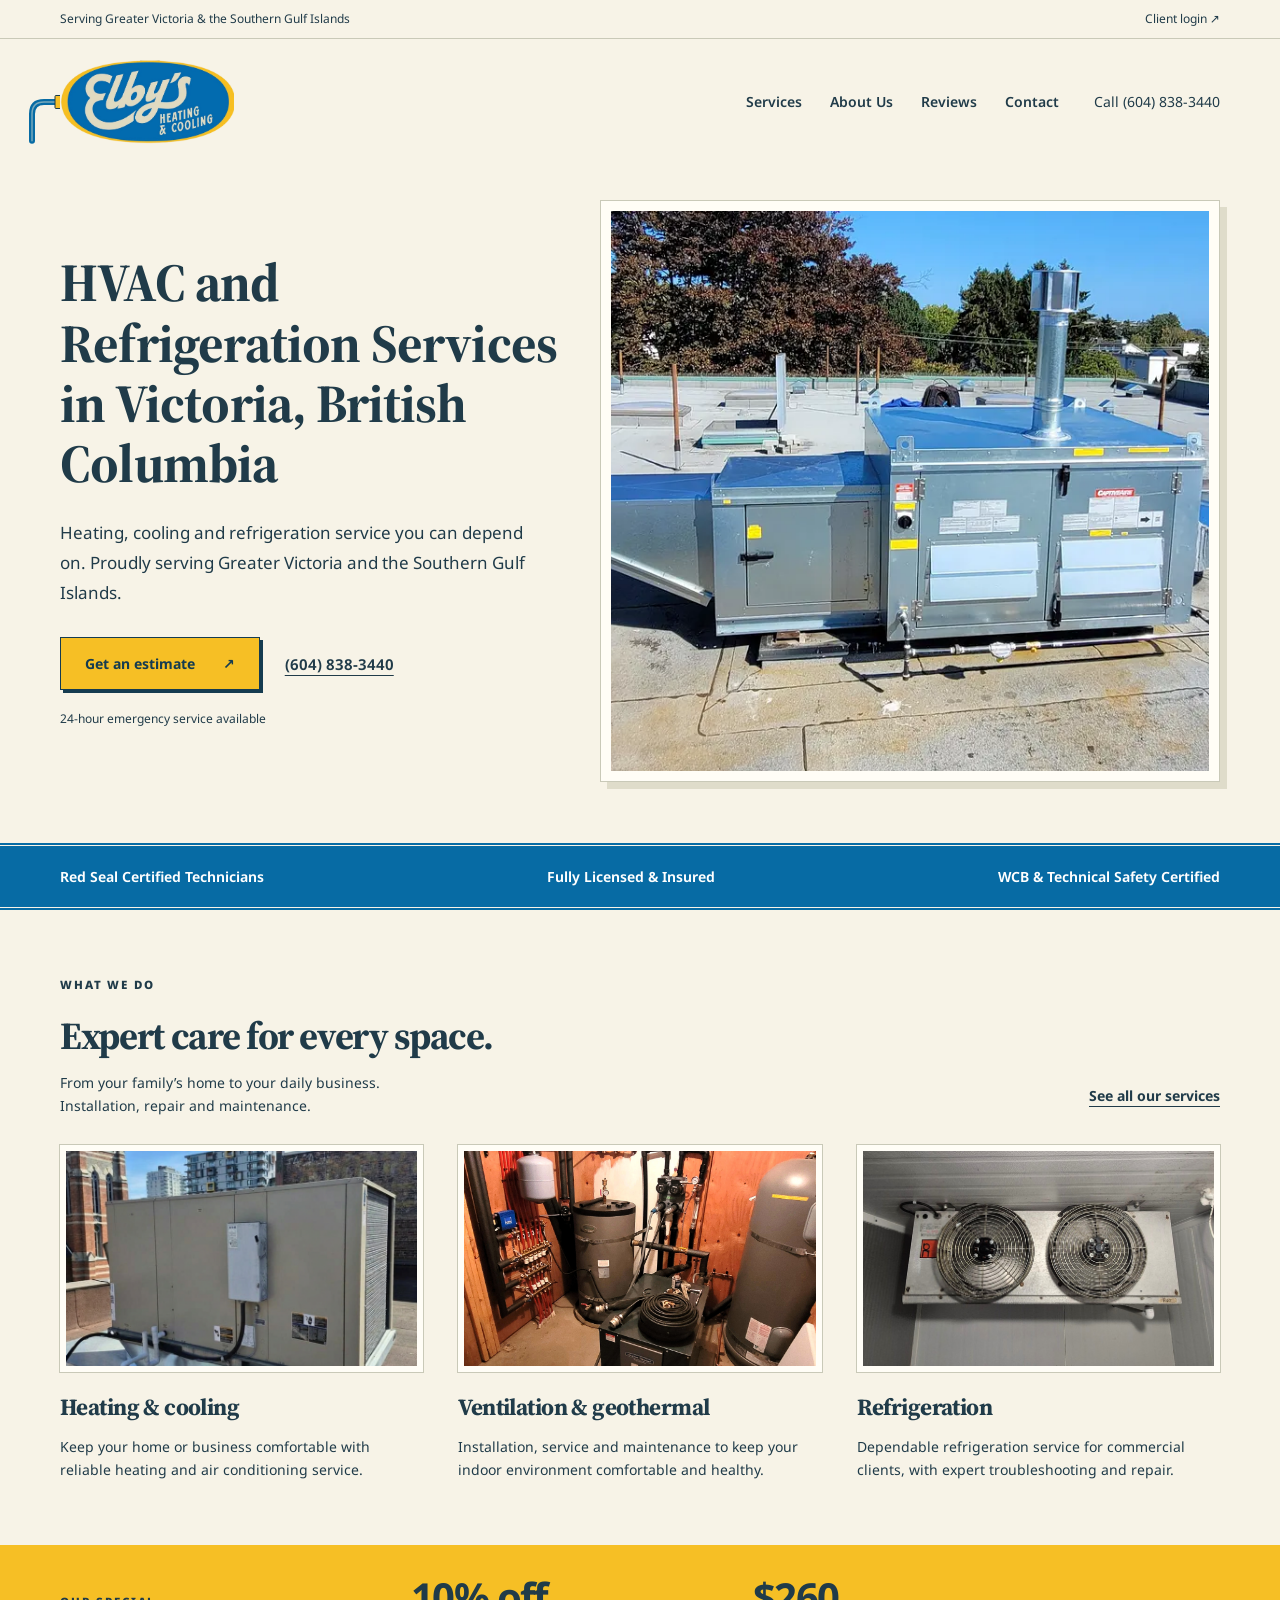
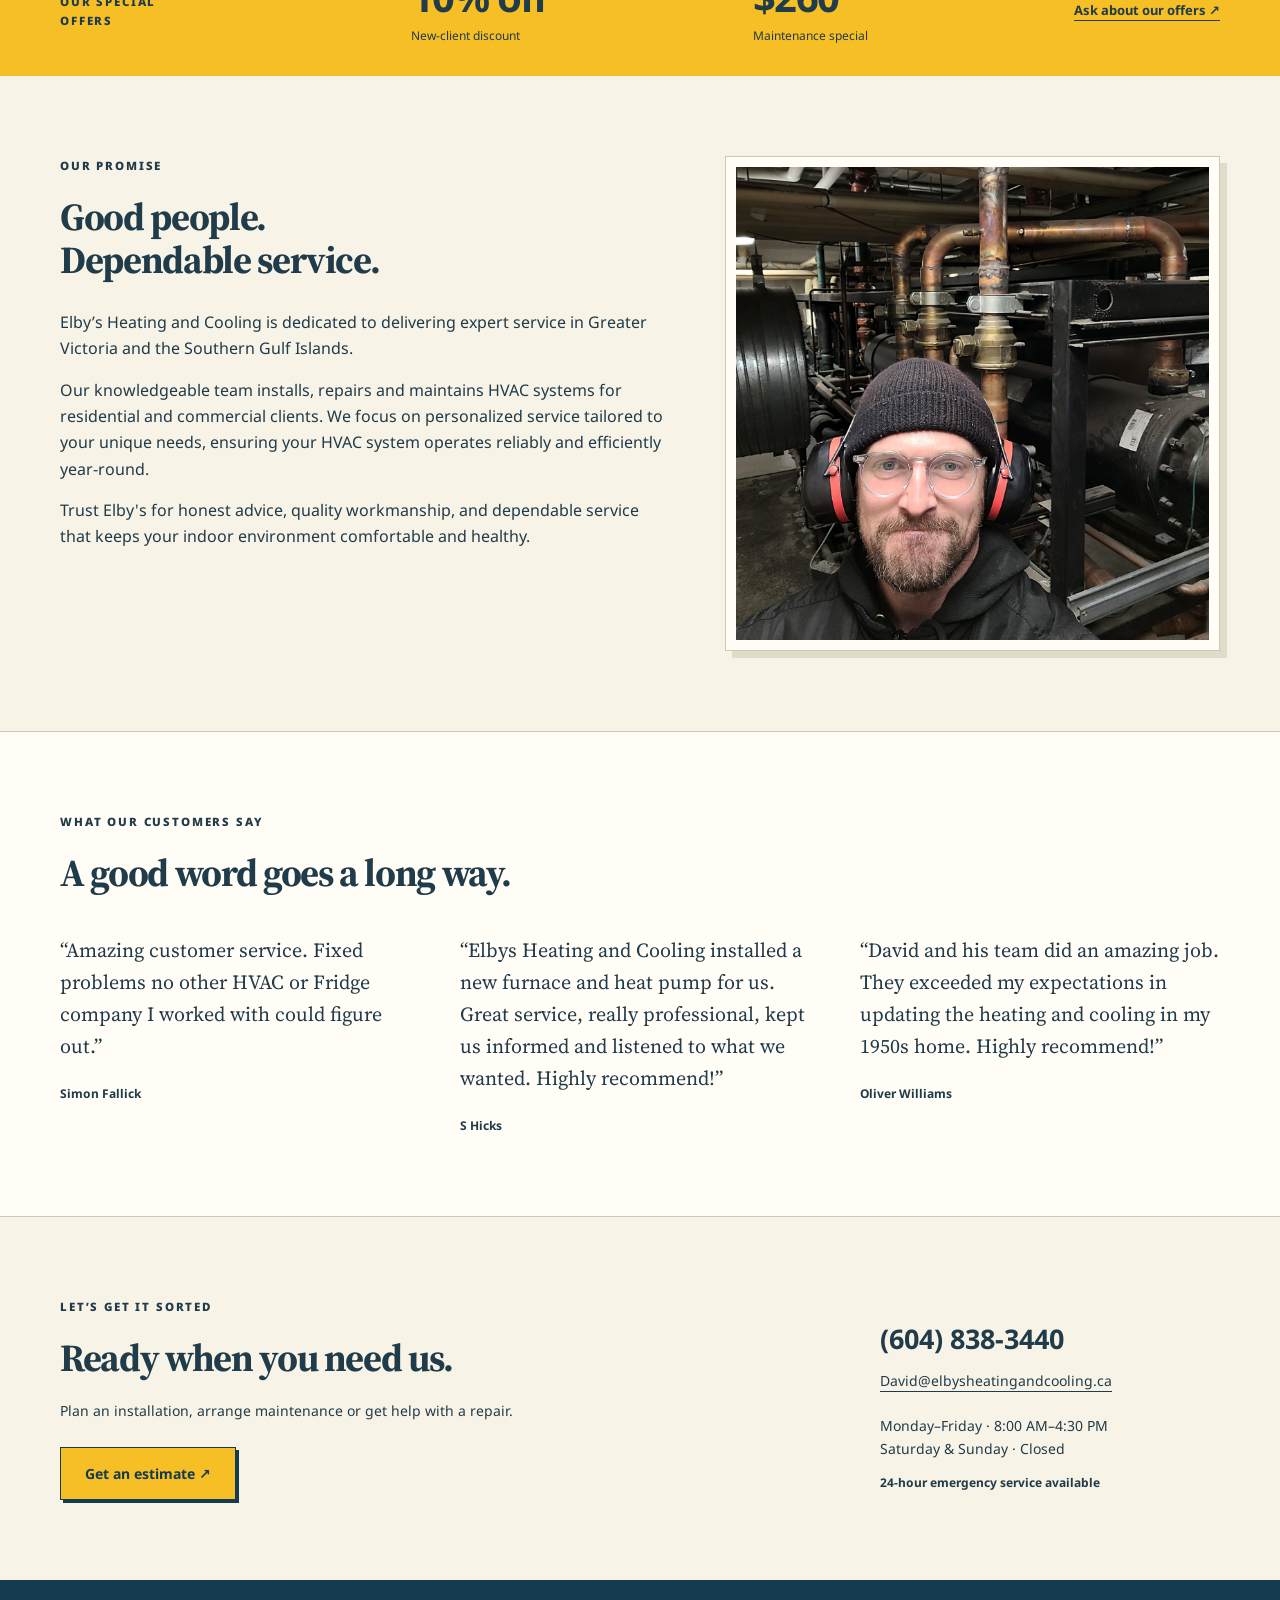
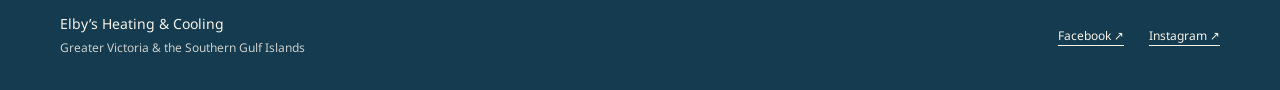
<file: mockups/vintage-pipe.html>
<!doctype html>
<html lang="en">

<head>
    <meta charset="utf-8">
    <meta name="viewport" content="width=device-width, initial-scale=1">
    <meta name="robots" content="noindex">
    <title>Elby’s — Vintage pipe animation preview</title>
    <link rel="stylesheet" href="style.css">
    <link rel="stylesheet" href="vintage-pipe.css">
    <script src="vintage-pipe.js" defer></script>
</head>

<body class="vintage pipe-version"><a class="skip" href="#main">Skip to content</a>
    <!--<aside class="concepts" aria-label="Design concepts"><a href="index.html">Homepage concepts</a>
        <nav aria-label="Choose a visual style"><a href="vintage.html" aria-current="page">01 Subtle vintage trade</a><a
                href="editorial.html">02 Mid-century editorial</a><a href="modern.html">03 Mostly modern</a></nav>
    </aside>--> 
    <div class="utility">
        <div class="wrap"><span>Serving Greater Victoria &amp; the Southern Gulf Islands</span><a
                href="https://clienthub.getjobber.com/client_hubs/7fed755e-a58d-40ae-a32a-76f897618acb/login/new?source=share_login">Client
                login ↗</a></div>
    </div>
    <div class="pipe-stage">
        <svg class="scroll-pipe" aria-hidden="true" focusable="false" xmlns="http://www.w3.org/2000/svg">
            <g class="pipe-run" fill="none" stroke-linecap="round" stroke-linejoin="round">
                <path class="pipe-clearance" />
                <path class="pipe-blue" />
                <path class="pipe-highlight" />
            </g>
            <g class="pipe-connections" fill="none" stroke-linecap="round" stroke-linejoin="round"></g>
            <rect class="pipe-fitting pipe-start" width="10" height="13" rx="1" />
            <rect class="pipe-fitting pipe-end" width="10" height="13" rx="1" />
        </svg>
    <header class="wrap site-header"><a class="brand" href="#" aria-label="Elby's Heating and Cooling home"><img
                src="../content/images/logo-cream.PNG" width="1980" height="970" alt="Elby's Heating & Cooling"></a>
        <nav aria-label="Main navigation"><a href="#services">Services</a><a href="#about">About Us</a><a
                href="#reviews">Reviews</a><a href="#contact">Contact</a></nav><a class="header-call"
            href="tel:+16048383440">Call (604) 838-3440</a>
    </header>
    <main id="main">
        <section class="hero wrap">
            <div class="hero-copy">
                <!--<p class="eyebrow">Victoria, BC · Residential &amp; commercial</p>-->
                <h1>HVAC and Refrigeration Services in Victoria, British Columbia</h1>
                <p class="intro">Heating, cooling and refrigeration service you can depend on. Proudly serving Greater
                    Victoria and the Southern Gulf Islands.</p>
                <div class="actions"><a class="button"
                        href="https://clienthub.getjobber.com/hubs/7fed755e-a58d-40ae-a32a-76f897618acb/public/requests/2465666/embedded_new">Get
                        an estimate <span aria-hidden="true">↗</span></a><a class="phone" href="tel:+16048383440">(604)
                        838-3440</a></div>
                <p class="emergency">24-hour emergency service available</p>
            </div>
            <figure class="hero-photo"><img
                    src="../content/current-homepage_files/i04exa9ltbidveiv72bknd5ac4s3_8bOd.webp" width="916"
                    height="600" alt="Installed rooftop HVAC equipment at a local property">
            </figure>
        </section>
        <section class="credentials" aria-label="Qualifications">
            <div class="wrap"><span>Red Seal Certified Technicians</span><span>Fully Licensed &amp;
                    Insured</span><span>WCB &amp; Technical Safety Certified</span></div>
        </section>
        <section class="section wrap services" id="services">
            <div class="section-heading">
                <div>
                    <p class="eyebrow">What we do</p>
                    <h2>Expert care for every space.</h2>
                    <p class="services-intro">From your family’s home to your daily business.<br>Installation, repair and maintenance.</p>
                </div>
                <a class="services-link" href="services.html">See all our services</a>
            </div>
            <div class="service-list">
                <article>
                    <img src="../content/images/Cabinet%20Photo%20Sticker%20Removal.png" width="1496" height="1496"
                        alt="Rooftop heating and cooling unit">
                    <h3>Heating &amp; cooling</h3>
                    <p>Keep your home or business comfortable with reliable heating and air conditioning service.</p>
                </article>
                <article>
                    <img src="../content/images/4.jpg" width="2256" height="4000"
                        alt="Mechanical room with insulated piping and ventilation ducts">
                    <h3>Ventilation &amp; geothermal</h3>
                    <p>Installation, service and maintenance to keep your indoor environment comfortable and healthy.
                    </p>
                </article>
                <article>
                    <img src="../content/images/WhatsApp%20Image%202026-05-13%20at%209.02.05%20AM%20(3).jpeg"
                        width="1471" height="875" alt="Twin-fan refrigeration unit inside a commercial cooler">
                    <h3>Refrigeration</h3>
                    <p>Dependable refrigeration service for commercial clients, with expert troubleshooting and repair.
                    </p>
                </article>
            </div>
        </section>
        <section class="offers">
            <div class="wrap">
                <p class="eyebrow">Our Special Offers</p>
                <p><strong>10% off</strong><span>New-client discount</span></p>
                <p><strong>$260</strong><span>Maintenance special</span></p>
                <a
                    href="https://clienthub.getjobber.com/hubs/7fed755e-a58d-40ae-a32a-76f897618acb/public/requests/2465666/embedded_new">Ask
                    about our offers ↗</a>
            </div>
        </section>
        <section class="section wrap about" id="about">
            <div class="about-heading">
                <p class="eyebrow">Our Promise</p>
                <h2>Good people.<br>Dependable service.</h2>
            </div>
            <figure class="about-owner-card">
                <img class="about-owner" src="../content/images/work%20pic%202.jpg" width="2736" height="3648"
                    alt="Elby’s owner wearing hearing protection beside mechanical pipework" loading="lazy" decoding="async">
            </figure>
            <div class="about-copy">
                <p>Elby’s Heating and Cooling is dedicated to delivering expert service in Greater Victoria and the
                    Southern Gulf Islands.</p>
                <p>Our knowledgeable team installs, repairs and maintains HVAC systems for residential and commercial
                    clients. We focus on personalized service tailored to your unique needs, ensuring your HVAC system operates reliably and efficiently year-round.</p>

                <p>Trust Elby's for honest advice, quality workmanship, and dependable service that keeps your indoor environment comfortable and healthy.</p>
            </div>
        </section>
        <section class="reviews section" id="reviews">
            <div class="wrap">
                <p class="eyebrow">What our customers say</p>
                <h2>A good word goes a long way.</h2>
                <div class="quotes">
                    <figure>
                        <blockquote>“Amazing customer service. Fixed problems no other HVAC or Fridge company I worked
                            with could figure out.”</blockquote>
                        <figcaption>Simon Fallick</figcaption>
                    </figure>
                    <figure>
                        <blockquote>“Elbys Heating and Cooling installed a new furnace and heat pump for us. Great
                            service, really professional, kept us informed and listened to what we wanted. Highly
                            recommend!”</blockquote>
                        <figcaption>S Hicks</figcaption>
                    </figure>
                    <figure>
                        <blockquote>“David and his team did an amazing job. They exceeded my expectations in updating
                            the heating and cooling in my 1950s home. Highly recommend!”</blockquote>
                        <figcaption>Oliver Williams</figcaption>
                    </figure>
                </div>
            </div>
        </section>
        <section class="contact section wrap" id="contact">
            <div>
                <p class="eyebrow">Let’s get it sorted</p>
                <h2>Ready when you need us.</h2>
                <p>Plan an installation, arrange maintenance or get help with a repair.</p><a class="button"
                    href="https://clienthub.getjobber.com/hubs/7fed755e-a58d-40ae-a32a-76f897618acb/public/requests/2465666/embedded_new">Get
                    an estimate ↗</a>
            </div>
            <address><a class="contact-phone" href="tel:+16048383440">(604) 838-3440</a><a
                    href="mailto:David@elbysheatingandcooling.ca">David@elbysheatingandcooling.ca</a>
                <p>Monday–Friday · 8:00 AM–4:30 PM<br>Saturday &amp; Sunday · Closed</p><strong>24-hour emergency
                    service available</strong>
            </address>
        </section>
    </main>
    </div>
    <footer>
        <div class="wrap">
            <p>Elby’s Heating &amp; Cooling<br><span>Greater Victoria &amp; the Southern Gulf Islands</span></p>
            <div><a href="https://www.facebook.com/ElbysHeatingAndCooling">Facebook ↗</a><a
                    href="https://www.instagram.com/elbysheatingandcooling">Instagram ↗</a></div>
        </div>
    </footer>
</body>

</html>
</file>
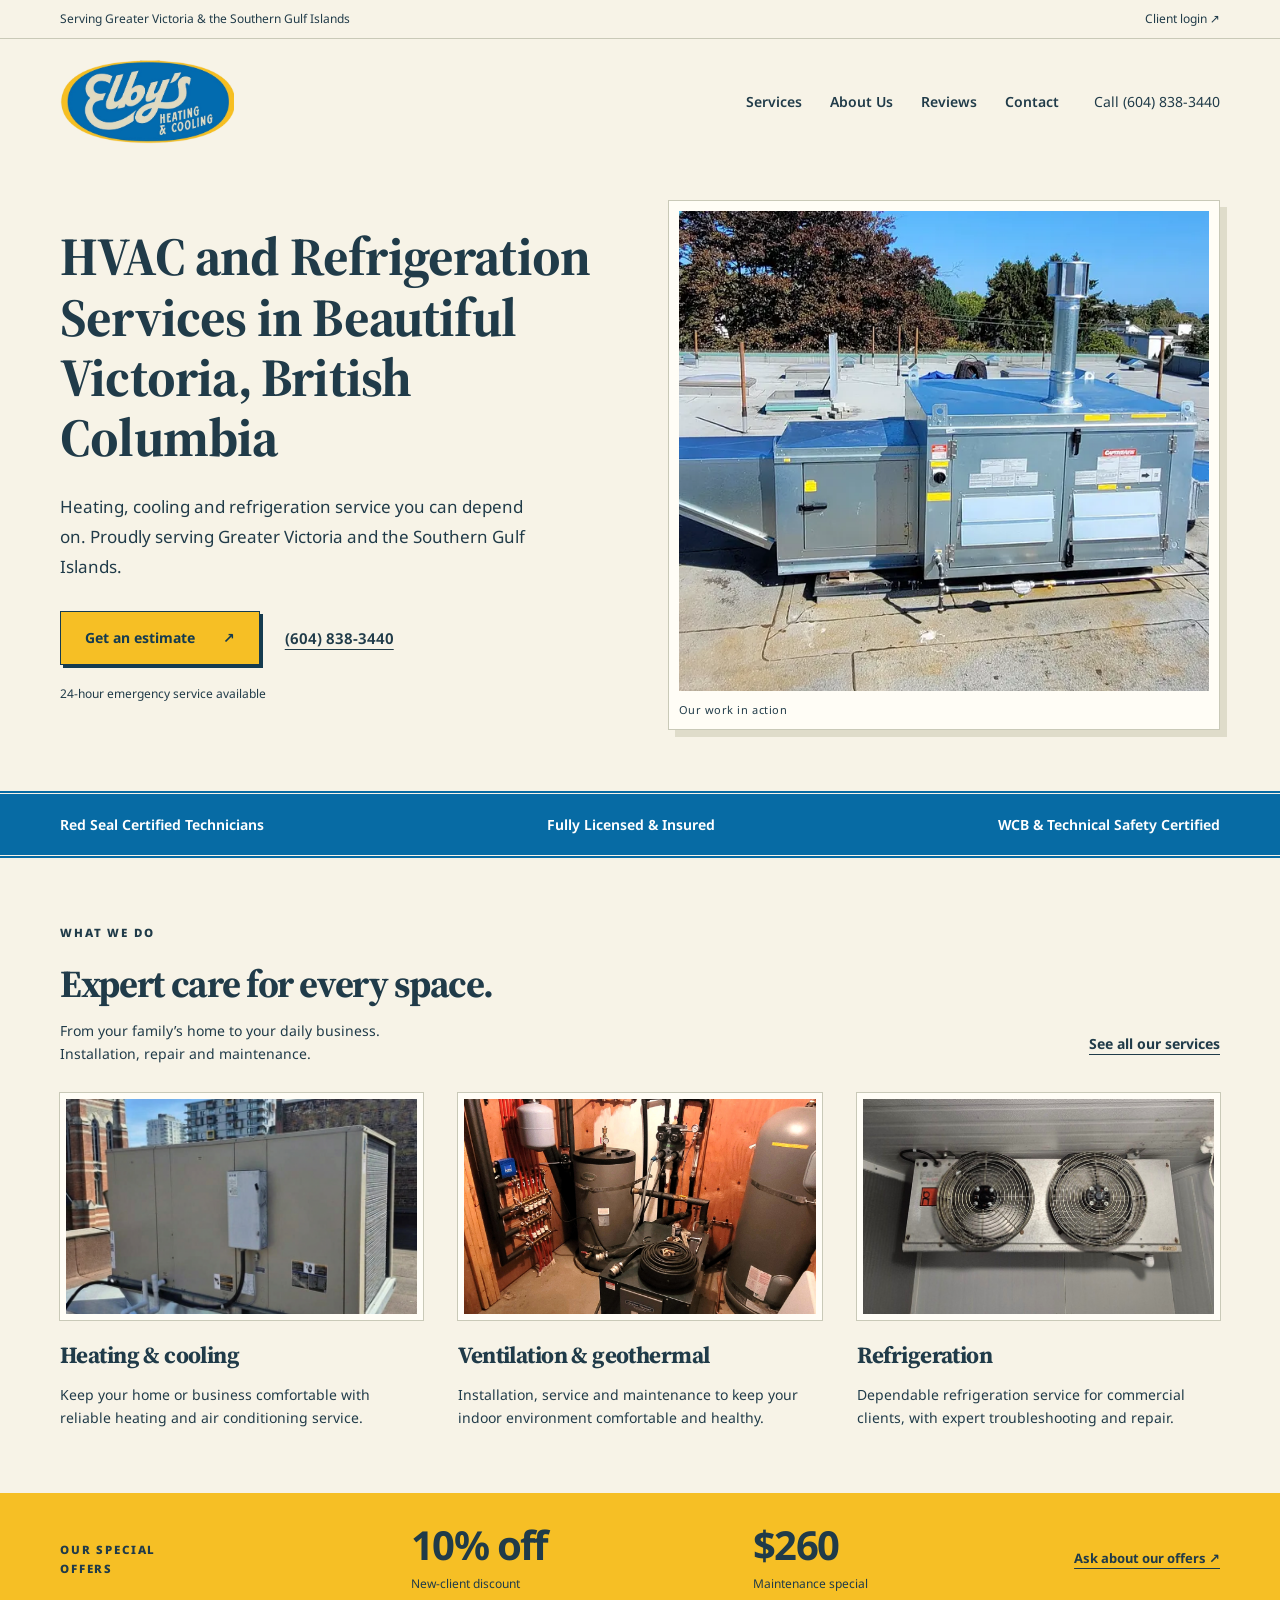
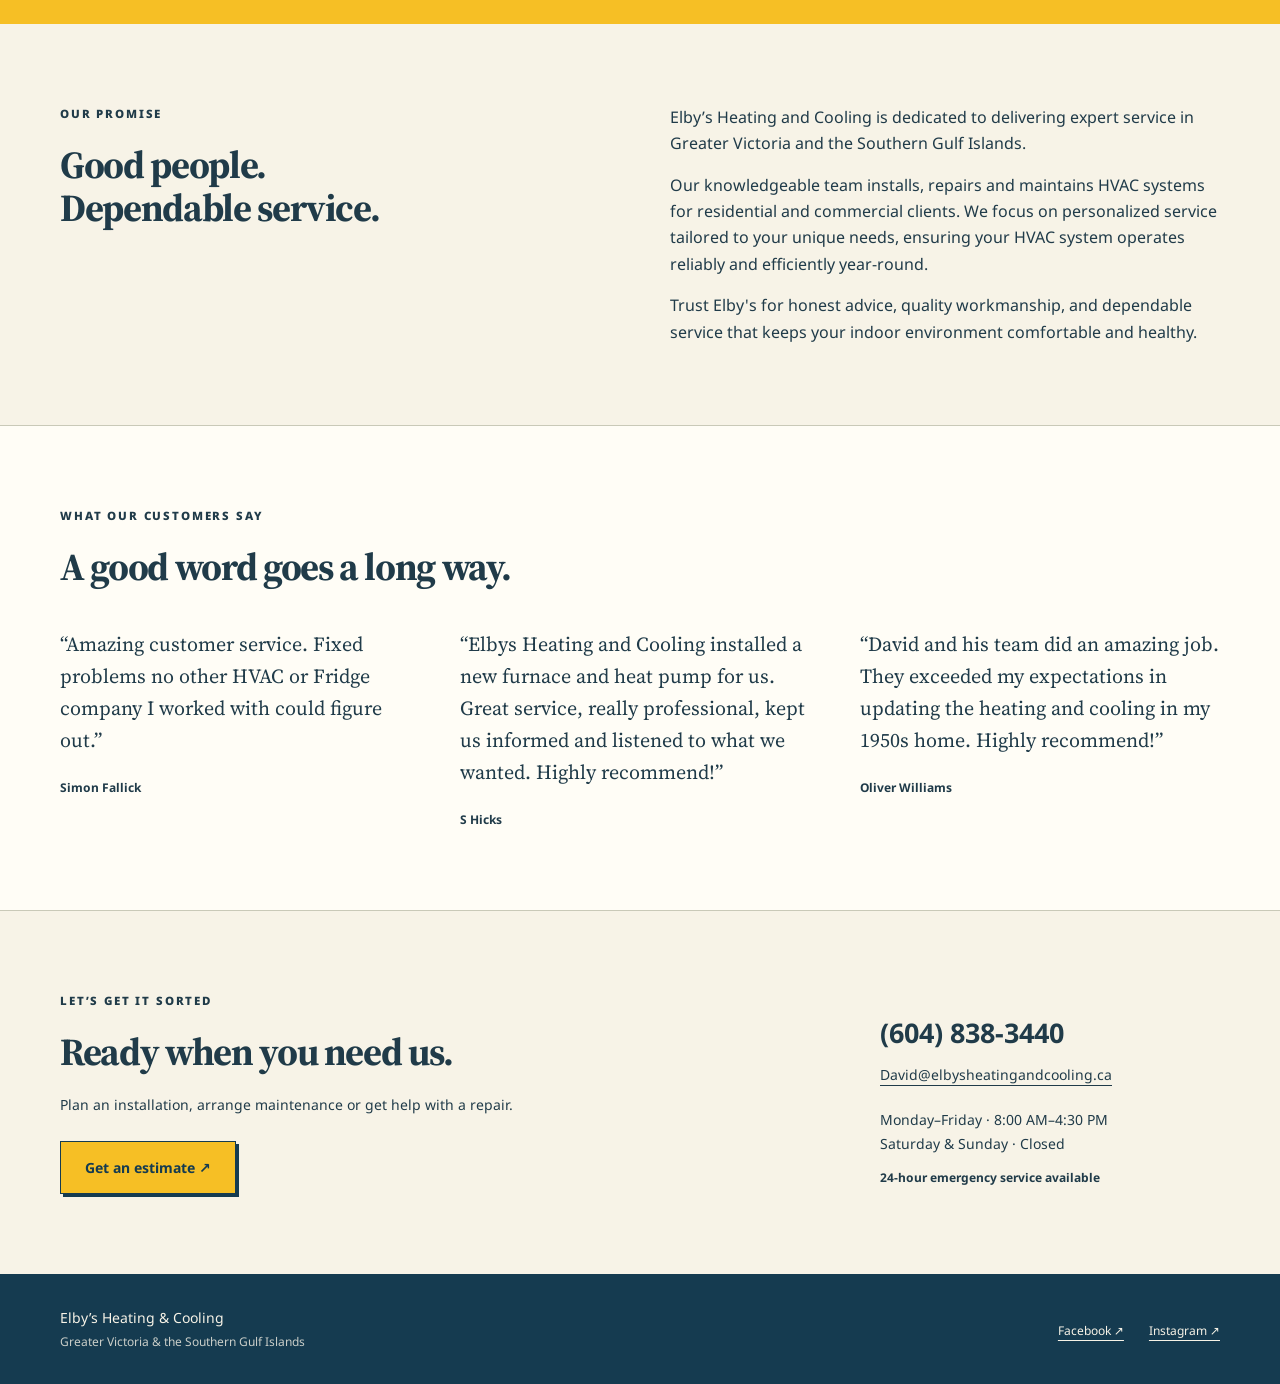
<file: mockups/vintage.html>
<!doctype html>
<html lang="en">

<head>
    <meta charset="utf-8">
    <meta name="viewport" content="width=device-width, initial-scale=1">
    <meta name="robots" content="noindex">
    <title>Elby’s HVAC and Refrigeration Services</title>
    <link rel="stylesheet" href="style.css">
</head>

<body class="vintage"><a class="skip" href="#main">Skip to content</a>
    <!--<aside class="concepts" aria-label="Design concepts"><a href="index.html">Homepage concepts</a>
        <nav aria-label="Choose a visual style"><a href="vintage.html" aria-current="page">01 Subtle vintage trade</a><a
                href="editorial.html">02 Mid-century editorial</a><a href="modern.html">03 Mostly modern</a></nav>
    </aside>--> 
    <div class="utility">
        <div class="wrap"><span>Serving Greater Victoria &amp; the Southern Gulf Islands</span><a
                href="https://clienthub.getjobber.com/client_hubs/7fed755e-a58d-40ae-a32a-76f897618acb/login/new?source=share_login">Client
                login ↗</a></div>
    </div>
    <header class="wrap site-header"><a class="brand" href="#" aria-label="Elby's Heating and Cooling home"><img
                src="../content/images/logo-cream.PNG" width="1980" height="970" alt="Elby's Heating & Cooling"></a>
        <nav aria-label="Main navigation"><a href="#services">Services</a><a href="#about">About Us</a><a
                href="#reviews">Reviews</a><a href="#contact">Contact</a></nav><a class="header-call"
            href="tel:+16048383440">Call (604) 838-3440</a>
    </header>
    <main id="main">
        <section class="hero wrap">
            <div class="hero-copy">
                <!--<p class="eyebrow">Victoria, BC · Residential &amp; commercial</p>-->
                <h1>HVAC and Refrigeration Services in Beautiful Victoria, British Columbia</h1>
                <p class="intro">Heating, cooling and refrigeration service you can depend on. Proudly serving Greater
                    Victoria and the Southern Gulf Islands.</p>
                <div class="actions"><a class="button"
                        href="https://clienthub.getjobber.com/hubs/7fed755e-a58d-40ae-a32a-76f897618acb/public/requests/2465666/embedded_new">Get
                        an estimate <span aria-hidden="true">↗</span></a><a class="phone" href="tel:+16048383440">(604)
                        838-3440</a></div>
                <p class="emergency">24-hour emergency service available</p>
            </div>
            <figure class="hero-photo"><img
                    src="../content/current-homepage_files/i04exa9ltbidveiv72bknd5ac4s3_8bOd.webp" width="916"
                    height="600" alt="Installed rooftop HVAC equipment at a local property">
                <figcaption>Our work in action</figcaption>
            </figure>
        </section>
        <section class="credentials" aria-label="Qualifications">
            <div class="wrap"><span>Red Seal Certified Technicians</span><span>Fully Licensed &amp;
                    Insured</span><span>WCB &amp; Technical Safety Certified</span></div>
        </section>
        <section class="section wrap services" id="services">
            <div class="section-heading">
                <div>
                    <p class="eyebrow">What we do</p>
                    <h2>Expert care for every space.</h2>
                    <p class="services-intro">From your family’s home to your daily business.<br>Installation, repair and maintenance.</p>
                </div>
                <a class="services-link" href="services.html">See all our services</a>
            </div>
            <div class="service-list">
                <article>
                    <img src="../content/images/Cabinet%20Photo%20Sticker%20Removal.png" width="1496" height="1496"
                        alt="Rooftop heating and cooling unit">
                    <h3>Heating &amp; cooling</h3>
                    <p>Keep your home or business comfortable with reliable heating and air conditioning service.</p>
                </article>
                <article>
                    <img src="../content/images/4.jpg" width="2256" height="4000"
                        alt="Mechanical room with insulated piping and ventilation ducts">
                    <h3>Ventilation &amp; geothermal</h3>
                    <p>Installation, service and maintenance to keep your indoor environment comfortable and healthy.
                    </p>
                </article>
                <article>
                    <img src="../content/images/WhatsApp%20Image%202026-05-13%20at%209.02.05%20AM%20(3).jpeg"
                        width="1471" height="875" alt="Twin-fan refrigeration unit inside a commercial cooler">
                    <h3>Refrigeration</h3>
                    <p>Dependable refrigeration service for commercial clients, with expert troubleshooting and repair.
                    </p>
                </article>
            </div>
        </section>
        <section class="offers">
            <div class="wrap">
                <p class="eyebrow">Our Special Offers</p>
                <p><strong>10% off</strong><span>New-client discount</span></p>
                <p><strong>$260</strong><span>Maintenance special</span></p>
                <a
                    href="https://clienthub.getjobber.com/hubs/7fed755e-a58d-40ae-a32a-76f897618acb/public/requests/2465666/embedded_new">Ask
                    about our offers ↗</a>
            </div>
        </section>
        <section class="section wrap about" id="about">
            <div>
                <p class="eyebrow">Our Promise</p>
                <h2>Good people.<br>Dependable service.</h2>
            </div>
            <div>
                <p>Elby’s Heating and Cooling is dedicated to delivering expert service in Greater Victoria and the
                    Southern Gulf Islands.</p>
                <p>Our knowledgeable team installs, repairs and maintains HVAC systems for residential and commercial
                    clients. We focus on personalized service tailored to your unique needs, ensuring your HVAC system operates reliably and efficiently year-round.</p>

                <p>Trust Elby's for honest advice, quality workmanship, and dependable service that keeps your indoor environment comfortable and healthy.</p>
            </div>
        </section>
        <section class="reviews section" id="reviews">
            <div class="wrap">
                <p class="eyebrow">What our customers say</p>
                <h2>A good word goes a long way.</h2>
                <div class="quotes">
                    <figure>
                        <blockquote>“Amazing customer service. Fixed problems no other HVAC or Fridge company I worked
                            with could figure out.”</blockquote>
                        <figcaption>Simon Fallick</figcaption>
                    </figure>
                    <figure>
                        <blockquote>“Elbys Heating and Cooling installed a new furnace and heat pump for us. Great
                            service, really professional, kept us informed and listened to what we wanted. Highly
                            recommend!”</blockquote>
                        <figcaption>S Hicks</figcaption>
                    </figure>
                    <figure>
                        <blockquote>“David and his team did an amazing job. They exceeded my expectations in updating
                            the heating and cooling in my 1950s home. Highly recommend!”</blockquote>
                        <figcaption>Oliver Williams</figcaption>
                    </figure>
                </div>
            </div>
        </section>
        <section class="contact section wrap" id="contact">
            <div>
                <p class="eyebrow">Let’s get it sorted</p>
                <h2>Ready when you need us.</h2>
                <p>Plan an installation, arrange maintenance or get help with a repair.</p><a class="button"
                    href="https://clienthub.getjobber.com/hubs/7fed755e-a58d-40ae-a32a-76f897618acb/public/requests/2465666/embedded_new">Get
                    an estimate ↗</a>
            </div>
            <address><a class="contact-phone" href="tel:+16048383440">(604) 838-3440</a><a
                    href="mailto:David@elbysheatingandcooling.ca">David@elbysheatingandcooling.ca</a>
                <p>Monday–Friday · 8:00 AM–4:30 PM<br>Saturday &amp; Sunday · Closed</p><strong>24-hour emergency
                    service available</strong>
            </address>
        </section>
    </main>
    <footer>
        <div class="wrap">
            <p>Elby’s Heating &amp; Cooling<br><span>Greater Victoria &amp; the Southern Gulf Islands</span></p>
            <div><a href="https://www.facebook.com/ElbysHeatingAndCooling">Facebook ↗</a><a
                    href="https://www.instagram.com/elbysheatingandcooling">Instagram ↗</a></div>
        </div>
    </footer>
</body>

</html>
</file>
<file: mockups/style.css>
@font-face {
    font-family: "Noto Sans";
    src: url("../fonts/NotoSans-VariableFont_wdth,wght.ttf") format("truetype");
    font-style: normal;
    font-weight: 100 900;
    font-display: swap
}

@font-face {
    font-family: "Source Serif 4";
    src: url("../fonts/Source_Serif_4/SourceSerif4-VariableFont_opsz,wght.ttf") format("truetype");
    font-style: normal;
    font-weight: 200 900;
    font-display: swap
}

:root {
    --blue: #076ba4;
    --navy: #153b50;
    --gold: #f6bf25;
    --cream: #f7f3e7;
    --ink: #203b49;
    --line: #c9c9b8;
    --paper: #fffdf6;
    --width: 1160px
}

* {
    box-sizing: border-box
}

html {
    scroll-behavior: smooth;
    scroll-padding-top: 20px
}

body {
    margin: 0;
    background: var(--cream);
    color: var(--ink);
    font: 16px/1.65 "Noto Sans", system-ui, sans-serif
}

a {
    color: inherit;
    text-underline-offset: 5px
}

a:hover {
    text-decoration-thickness: 2px
}

a:focus-visible {
    outline: 3px solid var(--blue);
    outline-offset: 5px
}

img {
    display: block;
    max-width: 100%;
    height: auto
}

figure {
    margin: 0
}

h1,
h2,
h3,
p {
    margin: 0
}

h1,
h2,
h3 {
    line-height: 1.12
}

h1 {
    font-size: clamp(2.3rem, 4.2vw, 3.7rem);
    letter-spacing: -.015em
}

h2 {
    font-size: clamp(1.9rem, 3vw, 2.65rem);
    letter-spacing: -.035em
}

h3 {
    font-size: 1.45rem;
    letter-spacing: -.025em
}

.wrap {
    width: min(var(--width), calc(100% - 80px));
    margin-inline: auto
}

.section {
    padding-block: 80px
}

.eyebrow {
    text-transform: uppercase;
    font-size: .72rem;
    letter-spacing: .16em;
    font-weight: 850;
    margin-bottom: 20px
}

.skip {
    position: absolute;
    top: -80px;
    z-index: 9;
    background: white;
    padding: 15px
}

.skip:focus {
    top: 0
}

.concepts {
    padding: 10px 24px;
    background: #192b35;
    color: white;
    display: flex;
    align-items: center;
    justify-content: space-between;
    gap: 15px;
    font-size: 12px
}

.concepts>a {
    text-decoration: none;
    font-weight: 700
}

.concepts nav {
    display: flex;
    gap: 8px
}

.concepts nav a {
    text-decoration: none;
    padding: 5px 12px;
    border: 1px solid #73818a;
    border-radius: 3px
}

.concepts a[aria-current] {
    background: #fff;
    color: #192b35
}

.utility {
    font-size: 12px;
    border-bottom: 1px solid var(--line);
    padding: 9px 0
}

.utility .wrap {
    display: flex;
    justify-content: space-between
}

.utility a {
    text-decoration: none
}

.site-header {
    display: flex;
    align-items: center;
    gap: 35px;
    min-height: 126px
}

.brand {
    margin-right: auto
}

.brand img {
    width: 174px
}

.site-header nav {
    display: flex;
    gap: 28px;
    font-size: 14px;
    font-weight: 600
}

.site-header nav a {
    text-decoration: none
}

.header-call {
    font-size: 14px;
    text-decoration: none;
    /* border-bottom: 2px solid var(--gold); */
    padding: 7px 0
}

.hero {
    display: grid;
    grid-template-columns: 1fr 1fr;
    gap: 55px;
    align-items: center;
    padding-top: 35px;
    padding-bottom: 60px
}

.intro {
    font-size: 17px;
    line-height: 1.75;
    max-width: 480px;
    margin-top: 25px
}

.actions {
    display: flex;
    align-items: center;
    gap: 25px;
    margin-top: 30px;
    flex-wrap: wrap
}

.button {
    display: inline-flex;
    gap: 28px;
    align-items: center;
    justify-content: center;
    background: var(--blue);
    color: white;
    padding: 14px 24px;
    text-decoration: none;
    font-weight: 700;
    font-size: 14px;
    min-height: 48px
}

.phone {
    font-size: 15px;
    font-weight: 650
}

.emergency {
    font-size: 12px;
    margin-top: 19px
}

.hero-photo img {
    width: 100%;
    height: 390px;
    object-fit: cover
}

.hero-photo figcaption {
    font-size: 11px;
    padding-top: 10px;
    letter-spacing: .05em
}

.credentials {
    border-block: 1px solid var(--line);
    font-size: 14px;
    font-weight: 650
}

.credentials .wrap {
    display: flex;
    justify-content: space-between;
    gap: 20px;
    padding-block: 19px
}

.section-heading {
    display: flex;
    justify-content: space-between;
    align-items: end;
    gap: 30px;
    margin-bottom: 38px
}

.section-heading>p {
    font-size: 14px;
    max-width: 350px
}

.service-list {
    display: grid;
    grid-template-columns: repeat(3, 1fr);
    gap: 35px
}

.service-list article {
    border-top: 2px solid var(--ink);
    padding-top: 20px
}

.number {
    font-size: 12px;
    letter-spacing: .08em
}

.service-list h3 {
    margin-top: 24px;
    margin-bottom: 15px
}

.service-list p {
    font-size: 14px;
    margin-bottom: 22px
}

.service-list a {
    font-size: 13px;
    font-weight: 700
}

.offers {
    background: var(--gold);
    padding-block: 28px
}

.offers .wrap {
    display: flex;
    align-items: center;
    justify-content: space-between;
    gap: 30px
}

.offers .eyebrow {
    margin: 0;
    max-width: 145px
}

.offers strong {
    font-size: 40px;
    line-height: 1.2;
    display: block;
    letter-spacing: -.04em
}

.offers span {
    font-size: 12px
}

.offers a {
    font-size: 13px;
    font-weight: 700
}

.about {
    display: grid;
    grid-template-columns: 1fr 1fr;
    gap: 60px
}

.about>div>p+p {
    margin-top: 15px
}

.reviews {
    background: var(--paper);
    border-block: 1px solid var(--line)
}

.quotes {
    display: grid;
    grid-template-columns: repeat(3, 1fr);
    gap: 40px;
    margin-top: 40px
}

blockquote {
    margin: 0;
    font: 20px/1.6 Georgia, serif
}

.quotes figcaption {
    font-size: 12px;
    font-weight: 700;
    margin-top: 22px
}

.contact {
    display: flex;
    justify-content: space-between;
    gap: 60px
}

.contact h2+p {
    margin-top: 20px;
    margin-bottom: 25px;
    font-size: 14px
}

.contact address {
    font-style: normal;
    font-size: 14px;
    padding-top: 20px;
    min-width: 340px
}

.contact address>a {
    display: block;
    overflow-wrap: anywhere
}

.contact-phone {
    font-size: 27px;
    font-weight: 700;
    text-decoration: none;
    margin-bottom: 8px
}

.contact address p {
    margin-top: 22px;
    margin-bottom: 10px
}

.contact address strong {
    font-size: 12px
}

footer {
    background: var(--navy);
    color: var(--cream);
    padding-block: 32px;
    font-size: 14px
}

footer .wrap {
    display: flex;
    justify-content: space-between;
    align-items: center;
    gap: 20px
}

footer span {
    font-size: 12px;
    opacity: .8
}

footer a {
    font-size: 12px;
    margin-left: 25px
}

/* 01 — sign-inspired typography, double rules, framed work photography */
.vintage h1,
.vintage h2,
.vintage h3 {
    font-family: "Source Serif 4", Georgia, serif;
    font-weight: 700
}

.vintage blockquote {
    font-family: "Source Serif 4", Georgia, serif
}

.vintage .site-header {
    /* border-bottom: 4px double var(--ink) */
}

/* .vintage .hero {
    padding-top: 48px
} */

.vintage .hero-photo,
.vintage .about-owner-card {
    padding: 10px;
    background: #fffdf6;
    border: 1px solid var(--line);
    box-shadow: 7px 7px 0 #dfdcca
}

.vintage .hero-photo img {
    height: 480px
}

.vintage .credentials {
    background: var(--blue);
    color: white;
    border-block: 4px double var(--cream)
}

.vintage .button {
    background: var(--gold);
    color: var(--navy);
    border: 1px solid var(--navy);
    box-shadow: 3px 3px 0 var(--navy)
}

:is(.vintage, .modern) .services {
    padding-block: clamp(45px, 5vw, 64px)
}

:is(.vintage, .modern) .section-heading {
    margin-bottom: 28px
}

:is(.vintage, .modern) .services-intro {
    margin-top: 14px;
    font-size: 14px
}

.vintage .service-list article {
    border: 0;
    padding-top: 0
}

:is(.vintage, .modern) .service-list img {
    width: 100%;
    aspect-ratio: 8 / 5;
    object-fit: cover
}

.vintage .service-list img {
    border: 6px solid var(--paper);
    outline: 1px solid var(--line)
}

:is(.vintage, .modern) .service-list h3 {
    margin-top: 22px
}

:is(.vintage, .modern) .service-list p {
    margin-bottom: 0
}

:is(.vintage, .modern) .services-link {
    display: inline-flex;
    align-items: center;
    gap: 14px;
    min-height: 44px;
    flex-shrink: 0;
    font-size: 14px;
    font-weight: 700
}

/* 02 — large editorial title, asymmetric photographic composition, print-ad detailing */
.editorial {
    --cream: #f1ead8;
    --paper: #f7f2e7;
    --ink: #153c51;
    --line: #b5b09e;
    --width: 1120px
}

.editorial .utility {
    background: var(--blue);
    color: #fff;
    border: 0
}

.editorial .site-header {
    min-height: 112px;
    border-bottom: 1px solid var(--ink)
}

.editorial .brand img {
    width: 150px
}

.editorial .header-call {
    border: 1px solid var(--ink);
    padding: 9px 15px
}

.editorial .hero {
    display: block;
    padding-top: 22px;
    padding-bottom: 50px
}

.editorial-top {
    display: flex;
    justify-content: space-between;
    border-bottom: 1px solid var(--ink);
    padding-bottom: 13px;
    margin-bottom: 28px
}

.editorial-top .eyebrow {
    margin: 0
}

.issue {
    font: italic 14px Georgia, serif
}

.editorial .hero-copy {
    display: grid;
    grid-template-columns: 1.8fr 1fr;
    column-gap: 60px;
    align-items: center
}

.editorial .hero-copy>.eyebrow {
    grid-column: 1/-1;
    margin-bottom: 10px
}

.editorial h1 {
    font-family: Georgia, serif;
    font-weight: 400;
    font-size: clamp(2.8rem, 5.5vw, 5rem);
    line-height: 1.02;
    letter-spacing: -.055em
}

.editorial h2,
.editorial h3 {
    font-family: Georgia, serif;
    font-weight: 400
}

.editorial .hero-copy .intro {
    font-size: 15px;
    margin: 0;
    padding-left: 25px;
    border-left: 1px solid var(--ink)
}

.editorial-bottom {
    display: grid;
    grid-template-columns: 1.8fr 1fr;
    gap: 60px;
    margin-top: 36px;
    align-items: center
}

.editorial .hero-photo img {
    height: 310px
}

.editorial .hero-photo figcaption {
    text-transform: uppercase;
    font-size: 10px
}

.editorial-note {
    display: flex;
    flex-direction: column;
    align-items: start
}

.seal {
    border: 2px solid var(--blue);
    border-radius: 50%;
    width: 115px;
    height: 115px;
    display: flex;
    align-items: center;
    justify-content: center;
    text-align: center;
    font: italic 20px/1.1 Georgia, serif;
    transform: rotate(9deg);
    margin-bottom: 22px
}

.editorial-note>p {
    font: 20px/1.5 Georgia, serif
}

.editorial .actions {
    margin-top: 25px;
    gap: 15px
}

.editorial .phone {
    font-size: 13px
}

.editorial .button {
    border-radius: 0;
    background: var(--ink)
}

.editorial .credentials {
    border-block: 1px solid var(--ink)
}

.editorial .offers {
    border-block: 1px solid var(--ink)
}

.editorial .service-list article {
    border-top-width: 1px
}

.editorial .number {
    font: italic 18px Georgia, serif
}

.editorial blockquote {
    font-size: 22px
}

.editorial .contact {
    border-top: 1px solid var(--ink)
}

/* 03 — crisp white space, blue feature panel, minimal ornament */
.modern {
    --cream: #fff;
    --paper: #f2f6f8;
    --ink: #193a50;
    --line: #d9e2e7;
    --width: 1160px
}

.modern .utility {
    background: #f2f6f8
}

.modern .site-header {
    min-height: 118px
}

.modern .brand img {
    width: 155px
}

.modern .header-call {
    border: 0;
    border-radius: 5px;
    background: #edf4f8;
    color: #075d8c;
    padding: 10px 16px
}

.modern .hero {
    background: var(--blue);
    color: white;
    width: 100%;
    padding: 0;
    gap: 0;
    grid-template-columns: 1fr 1fr;
    align-items: stretch
}

.modern .hero-copy {
    padding: 60px 42px 55px max(40px, calc((100vw - 1160px)/2))
}

.modern h1 {
    font-size: clamp(2.3rem, 3.7vw, 3.4rem);
    font-weight: 850
}

.modern .intro {
    font-size: 16px;
    color: #fff;
    opacity: .93
}

.modern .hero-photo {
    position: relative;
    min-height: 460px
}

.modern .hero-photo img {
    width: 100%;
    height: 100%;
    object-fit: cover;
    position: absolute;
    inset: 0
}

.modern .hero-photo figcaption {
    position: absolute;
    bottom: 16px;
    left: 22px;
    background: #193a50;
    color: white;
    padding: 5px 12px
}

.modern .button {
    background: var(--gold);
    color: #193a50;
    border-radius: 4px
}

.modern .credentials {
    background: #f2f6f8
}

.modern .service-list article {
    border: 1px solid var(--line);
    padding: 26px;
    border-radius: 5px
}

.modern .service-list img {
    border-radius: 3px
}

.modern .offers {
    background: #edf4f8;
    border-left: 0
}

.modern .offers strong {
    color: #076ba4
}

.modern .about {
    padding-top: 90px;
    padding-bottom: 90px
}

.modern .reviews {
    border: 0
}

.modern blockquote {
    font: 17px/1.75 "Noto Sans", system-ui, sans-serif
}

.modern .contact-phone {
    color: var(--blue)
}

@media(min-width:1600px) {
    .modern .hero-copy {
        padding-right: 70px
    }
}

@media(max-width:1000px) {
    .wrap {
        width: calc(100% - 48px)
    }

    .site-header {
        gap: 20px
    }

    .site-header nav {
        gap: 18px
    }

    .header-call {
        display: none
    }

    .hero {
        gap: 30px
    }

    .hero-photo img {
        height: 355px
    }

    .concepts {
        align-items: start
    }

    .concepts nav {
        flex-wrap: wrap;
        justify-content: end
    }

    .credentials .wrap {
        font-size: 14px
    }

    .service-list {
        gap: 20px
    }

    .editorial .hero-copy,
    .editorial-bottom {
        gap: 30px
    }

    .modern .hero-copy {
        padding: 40px 25px
    }

    .modern .hero-photo {
        min-height: 490px
    }

    .offers .wrap {
        gap: 20px
    }

    .contact {
        gap: 30px
    }

    .contact address {
        min-width: 290px
    }
}

@media(max-width:650px) {
    :is(.vintage, .modern) .services-link {
        margin-top: 10px
    }

    html {
        scroll-behavior: auto
    }

    .wrap {
        width: calc(100% - 36px)
    }

    .concepts {
        display: block;
        padding: 12px 18px
    }

    .concepts nav {
        justify-content: start;
        margin-top: 9px;
        gap: 5px
    }

    .concepts nav a {
        font-size: 10px;
        padding: 5px 7px
    }

    .utility {
        font-size: 10px
    }

    .utility .wrap {
        gap: 15px
    }

    .utility span {
        max-width: 235px
    }

    .utility a {
        white-space: nowrap
    }

    .site-header {
        min-height: 125px;
        flex-wrap: wrap;
        justify-content: center;
        gap: 12px;
        padding-block: 15px
    }

    .brand {
        margin: 0
    }

    .brand img,
    .modern .brand img,
    .editorial .brand img {
        width: 135px
    }

    .site-header nav {
        justify-content: center;
        gap: 25px;
        font-size: 12px;
        width: 100%
    }

    .hero,
    .vintage .hero {
        grid-template-columns: 1fr;
        padding-top: 30px;
        padding-bottom: 35px;
        gap: 30px
    }

    h1 {
        font-size: 2.65rem
    }

    .intro {
        font-size: 15px;
        margin-top: 20px
    }

    .eyebrow {
        font-size: 10px;
        margin-bottom: 15px
    }

    .hero-photo img,
    .vintage .hero-photo img {
        height: 250px
    }

    .actions {
        gap: 20px
    }

    .credentials .wrap {
        flex-wrap: wrap;
        gap: 8px 18px;
        justify-content: center;
        text-align: center;
        padding-block: 16px;
        font-size: 10px
    }

    .section {
        padding-block: 45px
    }

    .section-heading {
        display: block;
        margin-bottom: 25px
    }

    .section-heading>p {
        margin-top: 20px
    }

    .service-list,
    .quotes {
        grid-template-columns: 1fr;
        gap: 28px
    }

    .service-list h3 {
        margin-top: 12px
    }

    .service-list p {
        margin-bottom: 12px
    }

    .offers .wrap {
        display: grid;
        grid-template-columns: 1fr 1fr;
        gap: 22px
    }

    .offers .eyebrow {
        grid-column: 1/-1;
        max-width: none
    }

    .offers a {
        grid-column: 1/-1
    }

    .offers strong {
        font-size: 28px
    }

    .about {
        grid-template-columns: 1fr;
        gap: 25px
    }

    .quotes {
        margin-top: 30px
    }

    .quotes figure+figure {
        padding-top: 24px;
        border-top: 1px solid var(--line)
    }

    blockquote {
        font-size: 20px
    }

    .contact {
        display: block
    }

    .contact address {
        padding-top: 35px;
        min-width: 0;
        font-size: 12px
    }

    .contact-phone {
        font-size: 25px
    }

    footer .wrap {
        display: block
    }

    footer a {
        display: inline-block;
        margin: 15px 22px 0 0
    }

    .editorial-top {
        gap: 20px
    }

    .issue {
        font-size: 11px
    }

    .editorial .hero-copy {
        display: block
    }

    .editorial h1 {
        font-size: 3.1rem
    }

    .editorial .hero-copy .intro {
        margin-top: 24px;
        padding-left: 15px
    }

    .editorial-bottom {
        grid-template-columns: 1fr;
        gap: 25px
    }

    .editorial .hero-photo img {
        height: 230px
    }

    .editorial-note {
        display: grid;
        grid-template-columns: 100px 1fr;
        gap: 15px;
        align-items: center
    }

    .seal {
        width: 90px;
        height: 90px;
        font-size: 17px;
        margin: 0
    }

    .editorial-note>p {
        font-size: 17px
    }

    .editorial .actions {
        grid-column: 1/-1;
        margin-top: 8px
    }

    .modern .hero {
        display: flex;
        flex-direction: column;
        padding: 0;
        gap: 0
    }

    .modern .hero-copy {
        padding: 35px 24px
    }

    .modern .hero-photo {
        min-height: 270px
    }

    .modern h1 {
        font-size: 2.55rem
    }

    .modern .about {
        padding-block: 45px
    }

    .modern .hero-photo figcaption {
        font-size: 10px
    }

    .modern .service-list article {
        padding: 22px
    }
}

@media(prefers-reduced-motion:reduce) {
    html {
        scroll-behavior: auto
    }

    .seal {
        transform: none
    }
}

.editorial .seal {
    font-size: 17px
}

@media(max-width:650px) {
    .editorial .seal {
        font-size: 14px
    }
}
</file>
<file: mockups/vintage-pipe.css>
/* This experiment shares the original vintage design; only its pipe gutter changes. */
.pipe-version .wrap {
    width: min(var(--width), calc(100% - 96px));
}

.pipe-stage {
    position: relative;
    isolation: isolate;
}

.scroll-pipe {
    position: absolute;
    top: 0;
    left: 0;
    z-index: 1;
    display: block;
    overflow: visible;
    pointer-events: none;
    visibility: hidden;
}

.scroll-pipe[data-ready] {
    visibility: visible;
}

.pipe-clearance {
    stroke: var(--cream);
    stroke-width: 10;
}

.pipe-blue {
    stroke: var(--blue);
    stroke-width: 6;
}

.pipe-highlight {
    stroke: #78a9bc;
    stroke-width: 1.5;
}

/* Keep the tees joined to the trunk without a clearance stroke cutting across it. */
.pipe-branch .pipe-clearance {
    stroke: none;
}

.pipe-fitting {
    fill: var(--gold);
    stroke: var(--navy);
    stroke-width: 1;
}

.pipe-version .brand {
    position: relative;
    z-index: 2;
}

.banner-pipe-port {
    display: none;
    position: absolute;
    left: var(--pipe-ghost-left);
    width: 14px;
    height: 8px;
    transform: translate(-50%, -50%);
    background: var(--gold);
    border: 1px solid var(--navy);
    border-radius: 1px;
    pointer-events: none;
    z-index: 2;
}

/* Coloured bands cover the solid pipe and show its faint continuation beneath. */
@media (min-width: 651px) {
    .pipe-version [data-pipe-ghost] {
        position: relative;
        z-index: 2;
    }

    .pipe-version [data-pipe-ghost][data-pipe-ready]::before {
        content: "";
        position: absolute;
        top: 0;
        left: var(--pipe-ghost-left);
        width: 6px;
        height: var(--pipe-ghost-reveal, 0%);
        transform: translateX(-50%);
        background: var(--pipe-ghost-color, #fff);
        opacity: .18;
        pointer-events: none;
        z-index: 0;
    }

    .pipe-version [data-pipe-ghost] > .wrap {
        position: relative;
        z-index: 1;
    }

    .pipe-version [data-pipe-ghost][data-pipe-ready] > .banner-pipe-port.is-reached {
        display: block;
    }
}

.vintage.pipe-version .offers[data-pipe-ghost] {
    --pipe-ghost-color: var(--navy);
}

.pipe-version .about {
    grid-template-columns: minmax(0, 1.1fr) minmax(0, .9fr);
    grid-template-rows: auto 1fr;
    grid-template-areas:
        "heading photo"
        "copy photo";
    gap: 28px 60px;
    align-items: start;
}

.pipe-version .about-heading {
    grid-area: heading;
}

.pipe-version .about-copy {
    grid-area: copy;
}

.pipe-version .about-owner-card {
    grid-area: photo;
}

.pipe-version .about-owner {
    grid-area: photo;
    width: 100%;
    height: auto;
    aspect-ratio: 1;
    object-fit: cover;
    object-position: center 75%;
}

@media (min-width: 1001px) {
    .vintage.pipe-version .hero {
        grid-template-columns: minmax(0, .9fr) minmax(0, 1.1fr);
        gap: 32px;
    }

    .vintage.pipe-version .hero-photo img {
        height: 560px;
    }
}

@media (max-width: 1000px) {
    .pipe-version .wrap {
        width: calc(100% - 80px);
    }

    .pipe-version .about {
        column-gap: 32px;
    }
}

@media (max-width: 650px) {
    .pipe-version .wrap {
        width: calc(100% - 36px);
    }

    .scroll-pipe {
        display: none;
    }

    .vintage.pipe-version .hero-photo img {
        height: clamp(250px, 75vw, 360px);
    }

    .pipe-version .about {
        grid-template-columns: minmax(0, 1fr);
        grid-template-rows: auto;
        grid-template-areas:
            "heading"
            "photo"
            "copy";
        gap: 24px;
    }
}

@media (prefers-reduced-motion: reduce) {
    html {
        scroll-behavior: auto;
    }
}
</file>
<file: mockups/modern-pipe.css>
/* Keep the full-width hero in front of the pipe; credentials leave it visible again. */
.modern.pipe-version .hero {
    width: 100%;
    margin-inline: 0;
    position: relative;
    z-index: 2;
}

.hero-pipe-port {
    display: none;
    position: absolute;
    left: var(--pipe-port-left);
    width: 14px;
    height: 8px;
    transform: translateX(-50%);
    background: var(--gold);
    border-radius: 2px;
    pointer-events: none;
    z-index: 2;
}

.hero-pipe-port--top {
    top: -4px;
}

.hero-pipe-port--bottom {
    bottom: -4px;
}

@media (min-width: 651px) {
    .hero[data-pipe-ready] .hero-pipe-port.is-reached {
        display: block;
    }
}

.modern.pipe-version .hero-copy {
    position: relative;
    z-index: 1;
    padding-left: max(48px, calc((100vw - var(--width)) / 2));
}

.modern.pipe-version .hero-photo {
    z-index: 1;
}

.modern.pipe-version .service-list article {
    padding: 8px 8px 24px;
}

.modern.pipe-version .service-list :is(h3, p) {
    margin-inline: 16px;
}

@media (max-width: 1000px) {
    .modern.pipe-version .hero-copy {
        padding-left: 40px;
    }
}

@media (max-width: 650px) {
    .modern.pipe-version .hero-copy {
        padding-left: 24px;
    }
}
</file>
